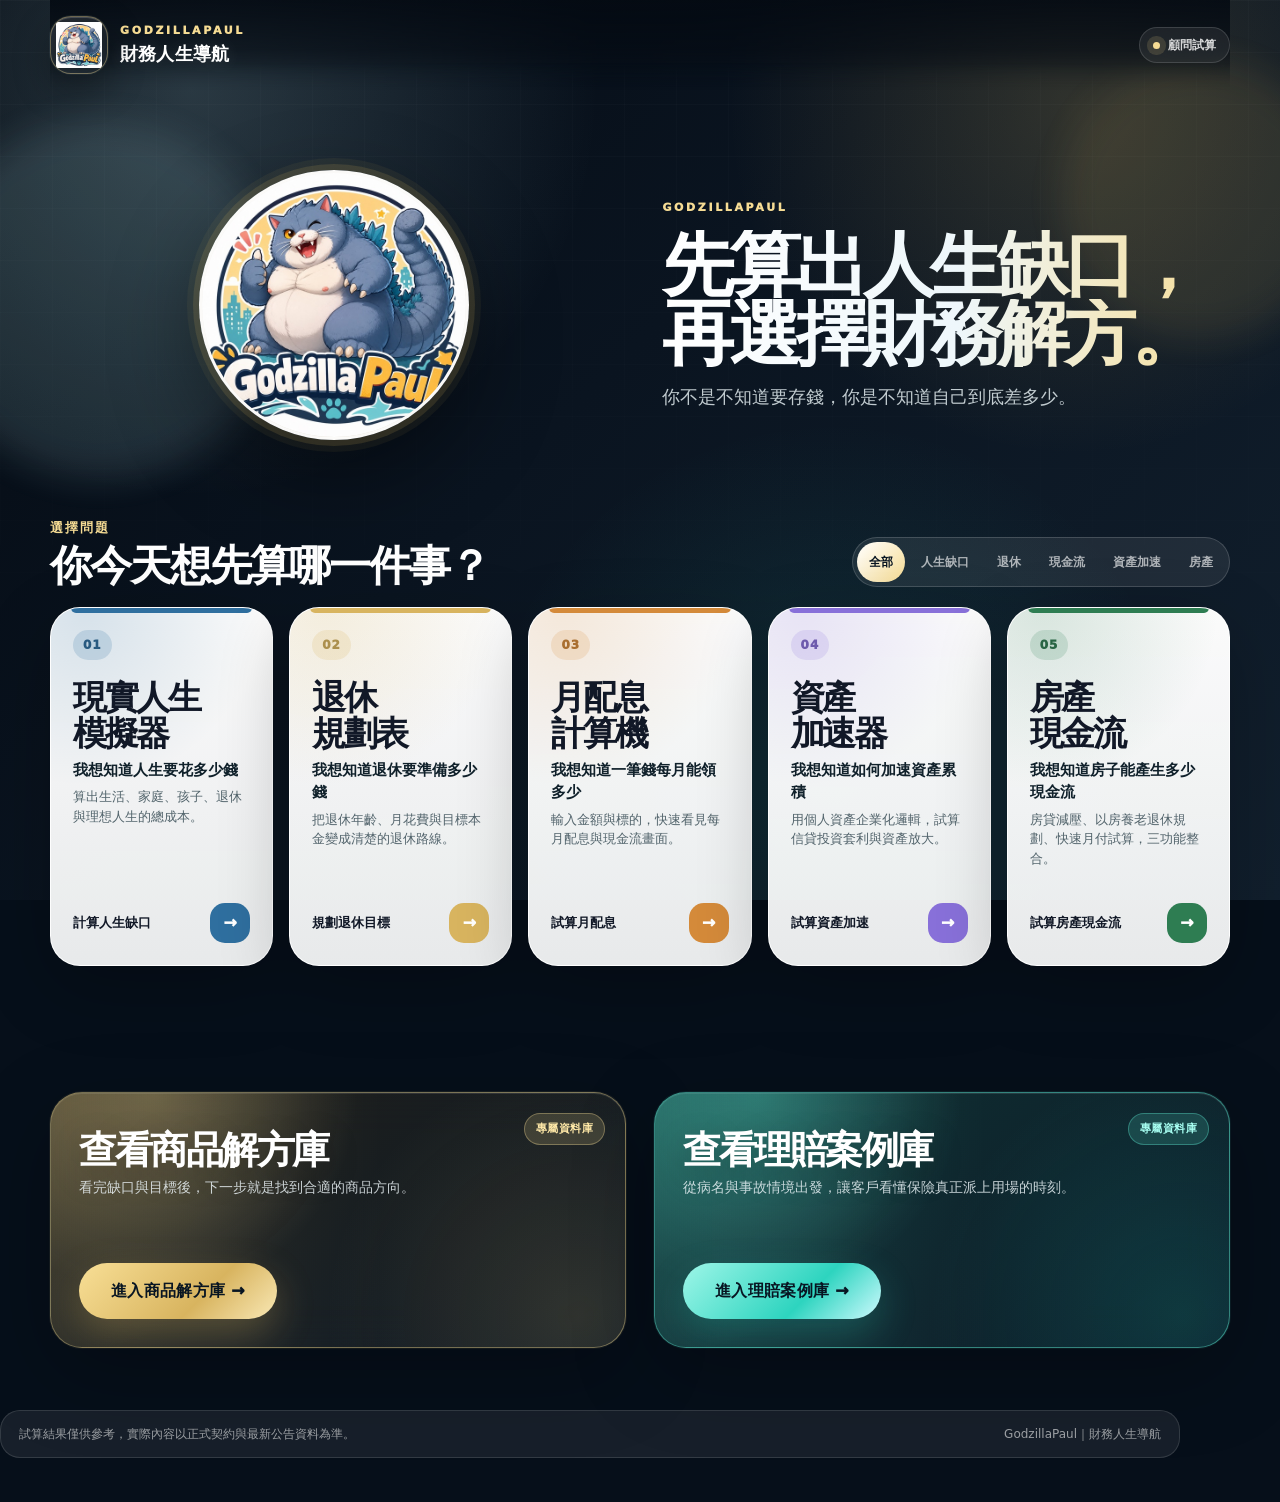
<file: index.html>
<!doctype html>
<html lang="zh-Hant">
<head>
<meta charset="utf-8" />
<meta name="viewport" content="width=device-width, initial-scale=1, maximum-scale=1, user-scalable=no, viewport-fit=cover" />
<meta name="theme-color" content="#060f1a" />
<meta name="apple-mobile-web-app-capable" content="yes" />
<meta name="apple-mobile-web-app-status-bar-style" content="black-translucent" />
<title>GodzillaPaul｜財務人生導航</title>

<!-- ── Favicon / PWA icons ── -->
<link rel="icon" type="image/x-icon" href="favicon/favicon.ico">
<link rel="icon" type="image/png" sizes="16x16" href="favicon/favicon-16x16.png">
<link rel="icon" type="image/png" sizes="32x32" href="favicon/favicon-32x32.png">
<link rel="icon" type="image/png" sizes="48x48" href="favicon/favicon-48x48.png">
<!-- Apple Touch Icons -->
<link rel="apple-touch-icon" sizes="57x57"   href="favicon/icon-57x57.png">
<link rel="apple-touch-icon" sizes="60x60"   href="favicon/icon-60x60.png">
<link rel="apple-touch-icon" sizes="72x72"   href="favicon/icon-72x72.png">
<link rel="apple-touch-icon" sizes="76x76"   href="favicon/icon-76x76.png">
<link rel="apple-touch-icon" sizes="114x114" href="favicon/icon-114x114.png">
<link rel="apple-touch-icon" sizes="120x120" href="favicon/icon-120x120.png">
<link rel="apple-touch-icon" sizes="144x144" href="favicon/icon-144x144.png">
<link rel="apple-touch-icon" sizes="152x152" href="favicon/icon-152x152.png">
<link rel="apple-touch-icon" sizes="167x167" href="favicon/icon-167x167.png">
<link rel="apple-touch-icon" sizes="180x180" href="favicon/icon-180x180.png">
<!-- Android / PWA -->
<link rel="icon" type="image/png" sizes="96x96"   href="favicon/icon-96x96.png">
<link rel="icon" type="image/png" sizes="192x192" href="favicon/icon-192x192.png">
<link rel="icon" type="image/png" sizes="256x256" href="favicon/icon-256x256.png">
<link rel="icon" type="image/png" sizes="512x512" href="favicon/icon-512x512.png">
<link rel="manifest" href="site.webmanifest">

<!-- ── Stylesheets ── -->
<link rel="stylesheet" href="css/base.css?v=7">
<link rel="stylesheet" href="css/index.css?v=7">
</head>
<body>
<div class="app">
  <div class="orb o1"></div>
  <div class="orb o2"></div>

  <!-- Topbar -->
  <header class="shell topbar" aria-label="頁首">
    <a class="brand" href="#tools" aria-label="回到工具選擇">
      <div class="brand-badge">
        <img src="favicon/icon-512x512.png" alt="GodzillaPaul Logo" width="58" height="58">
      </div>
      <div>
        <small>GODZILLAPAUL</small>
        <strong>財務人生導航</strong>
      </div>
    </a>
    <span class="pill"><span class="pulse"></span>顧問試算</span>
  </header>

  <main>
    <!-- Hero: logo LEFT circle, text RIGHT -->
    <section class="shell hero">

      <!-- Left col: circle logo -->
      <aside class="brand-stage" aria-label="GodzillaPaul 品牌視覺">
        <div class="logo-circle">
          <img src="favicon/logo-hero.jpg" alt="GodzillaPaul Logo" width="600" height="600">
        </div>
      </aside>

      <!-- Right col: copy -->
      <div class="hero-copy">
        <div class="hero-label">GODZILLAPAUL</div>
        <h1>
          <span>先算出人生缺口，</span>
          <span>再選擇財務解方。</span>
        </h1>
        <p>你不是不知道要存錢，你是不知道自己到底差多少。</p>
      </div>

    </section>

    <!-- Tools -->
    <section class="shell section" id="tools">
      <div class="section-head">
        <div>
          <div class="section-kicker">選擇問題</div>
          <h2>你今天想先算哪一件事？</h2>
        </div>
        <div class="seg" role="tablist" aria-label="工具分類">
          <button class="active" data-filter="all"      type="button">全部</button>
          <button data-filter="life"     type="button">人生缺口</button>
          <button data-filter="retire"   type="button">退休</button>
          <button data-filter="cashflow" type="button">現金流</button>
          <button data-filter="leverage" type="button">資產加速</button>
          <button data-filter="property" type="button">房產</button>
        </div>
      </div>

      <div class="grid" id="toolGrid">
        <a class="tool-card tool-life" data-type="life"
           href="https://godzillapaul.github.io/-Life-Sim/" target="_blank" rel="noopener">
          <div class="card-top"><span class="badge">01</span></div>
          <div class="tool-title">現實人生<br>模擬器</div>
          <div class="tool-question">我想知道人生要花多少錢</div>
          <div class="tool-desc">算出生活、家庭、孩子、退休與理想人生的總成本。</div>
          <div class="cta"><span class="cta-text">計算人生缺口</span><span class="arrow">→</span></div>
        </a>

        <a class="tool-card tool-retire" data-type="retire"
           href="https://godzillapaul.github.io/retirement-planning/" target="_blank" rel="noopener">
          <div class="card-top"><span class="badge">02</span></div>
          <div class="tool-title">退休<br>規劃表</div>
          <div class="tool-question">我想知道退休要準備多少錢</div>
          <div class="tool-desc">把退休年齡、月花費與目標本金變成清楚的退休路線。</div>
          <div class="cta"><span class="cta-text">規劃退休目標</span><span class="arrow">→</span></div>
        </a>

        <a class="tool-card tool-income" data-type="cashflow"
           href="https://godzillapaul.github.io/V-calculator/" target="_blank" rel="noopener">
          <div class="card-top"><span class="badge">03</span></div>
          <div class="tool-title">月配息<br>計算機</div>
          <div class="tool-question">我想知道一筆錢每月能領多少</div>
          <div class="tool-desc">輸入金額與標的，快速看見每月配息與現金流畫面。</div>
          <div class="cta"><span class="cta-text">試算月配息</span><span class="arrow">→</span></div>
        </a>

        <a class="tool-card tool-accelerate" data-type="leverage"
           href="https://godzillapaul.github.io/LEVERAGE-LIFE/" target="_blank" rel="noopener">
          <div class="card-top"><span class="badge">04</span></div>
          <div class="tool-title">資產<br>加速器</div>
          <div class="tool-question">我想知道如何加速資產累積</div>
          <div class="tool-desc">用個人資產企業化邏輯，試算信貸投資套利與資產放大。</div>
          <div class="cta"><span class="cta-text">試算資產加速</span><span class="arrow">→</span></div>
        </a>
        <a class="tool-card tool-property" data-type="property"
           href="https://godzillapaul.github.io/PROPERTY-CASHFLOW/" target="_blank" rel="noopener">
          <div class="card-top"><span class="badge">05</span></div>
          <div class="tool-title">房產<br>現金流</div>
          <div class="tool-question">我想知道房子能產生多少現金流</div>
          <div class="tool-desc">房貸減壓、以房養老退休規劃、快速月付試算，三功能整合。</div>
          <div class="cta"><span class="cta-text">試算房產現金流</span><span class="arrow">→</span></div>
        </a>
      </div>
    </section>

    <!-- Solution -->
    <section class="shell section" id="solutions">
      <div class="solution-wrap">
        <div class="solution-links" aria-label="專屬資料庫入口">
          <a class="solution-card solution-product" href="./products.html" target="_blank" rel="noopener" aria-label="查看商品解方庫">
            <h3>查看商品解方庫</h3>
            <p>看完缺口與目標後，下一步就是找到合適的商品方向。</p>
            <div class="solution-actions">
              <span class="primary-btn">進入商品解方庫 →</span>
            </div>
          </a>
          <a class="solution-card solution-claim" href="./claims.html" target="_blank" rel="noopener" aria-label="查看理賠案例庫">
            <h3>查看理賠案例庫</h3>
            <p>從病名與事故情境出發，讓客戶看懂保險真正派上用場的時刻。</p>
            <div class="solution-actions">
              <span class="primary-btn claim-btn">進入理賠案例庫 →</span>
            </div>
          </a>
        </div>

      </div>
    </section>

    <footer class="shell footer-card">
      <span>試算結果僅供參考，實際內容以正式契約與最新公告資料為準。</span>
      <span>GodzillaPaul｜財務人生導航</span>
    </footer>
  </main>
</div>

<!-- ── Scripts ── -->
<script src="js/index.js?v=7"></script>
</body>
</html>
</file>
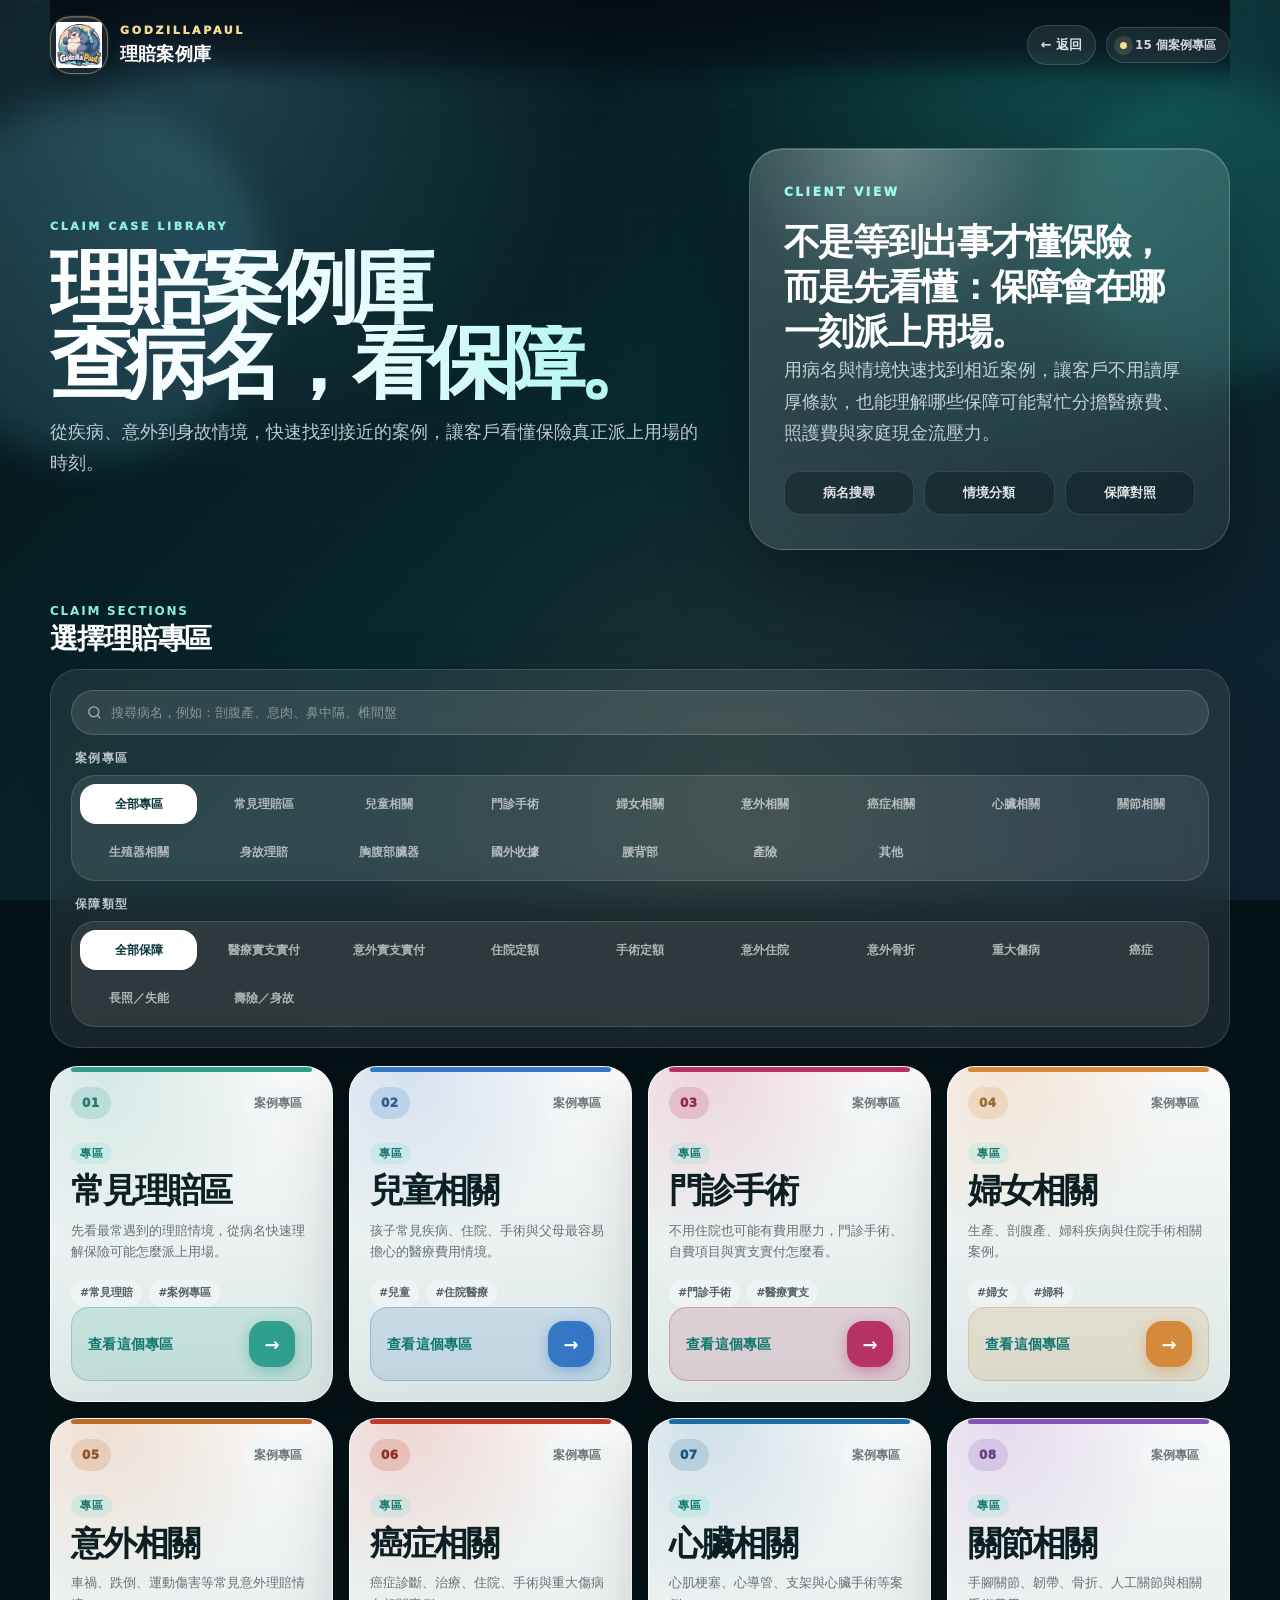
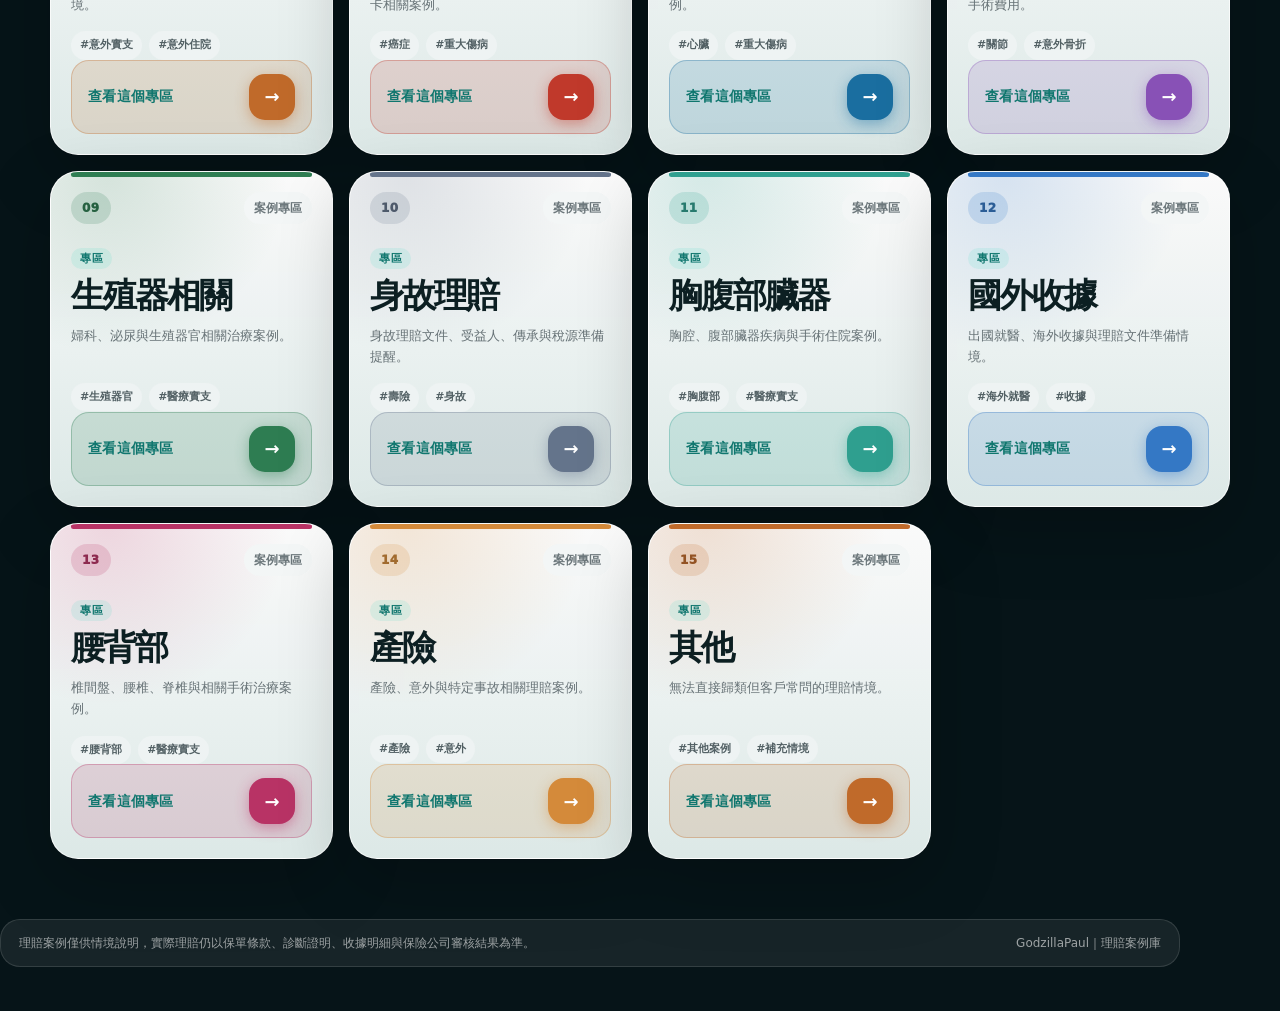
<file: claims.html>
<!doctype html>
<html lang="zh-Hant">
<head>
<meta charset="utf-8">
<meta name="viewport" content="width=device-width, initial-scale=1, maximum-scale=1, user-scalable=no, viewport-fit=cover">
<meta name="theme-color" content="#062f35">
<title>GodzillaPaul｜理賠案例庫</title>
<link rel="icon" type="image/x-icon" href="favicon/favicon.ico">
<link rel="icon" type="image/png" sizes="16x16" href="favicon/favicon-16x16.png">
<link rel="icon" type="image/png" sizes="32x32" href="favicon/favicon-32x32.png">
<link rel="icon" type="image/png" sizes="48x48" href="favicon/favicon-48x48.png">
<link rel="apple-touch-icon" sizes="180x180" href="favicon/icon-180x180.png">
<link rel="icon" type="image/png" sizes="192x192" href="favicon/icon-192x192.png">
<link rel="icon" type="image/png" sizes="512x512" href="favicon/icon-512x512.png">
<link rel="manifest" href="site.webmanifest">
<link rel="stylesheet" href="css/base.css">
<link rel="stylesheet" href="css/claims.css">
</head>
<body>
<div class="app">
  <div class="orb one"></div>
  <div class="orb two"></div>
  <header class="shell topbar" aria-label="頁首">
    <a class="brand" href="#claims" aria-label="回到理賠案例庫">
      <div class="brand-badge"><img src="favicon/icon-512x512.png" alt="GodzillaPaul Logo" width="52" height="52"></div>
      <div><small>GODZILLAPAUL</small><strong>理賠案例庫</strong></div>
    </a>
    <div class="top-actions">
      <a class="back-btn" href="./index.html" aria-label="返回主頁">← 返回</a>
      <span class="pill"><span class="pulse"></span><span id="caseCount">15 個案例專區</span></span>
    </div>
  </header>

  <main>
    <section class="shell hero">
      <div class="hero-copy">
        <div class="hero-label">CLAIM CASE LIBRARY</div>
        <h1><span>理賠案例庫</span><span>查病名，看保障。</span></h1>
        <p>從疾病、意外到身故情境，快速找到接近的案例，讓客戶看懂保險真正派上用場的時刻。</p>
      </div>
      <aside class="hero-panel compact-panel story-panel" aria-label="理賠案例庫說明">
        <div class="story-eyebrow">CLIENT VIEW</div>
        <div class="story-quote">不是等到出事才懂保險，<br>而是先看懂：保障會在哪一刻派上用場。</div>
        <p class="story-copy">用病名與情境快速找到相近案例，讓客戶不用讀厚厚條款，也能理解哪些保障可能幫忙分擔醫療費、照護費與家庭現金流壓力。</p>
        <div class="story-points" aria-label="理賠案例庫重點">
          <span>病名搜尋</span>
          <span>情境分類</span>
          <span>保障對照</span>
        </div>
      </aside>
    </section>

    <section class="shell section" id="claims">
      <div class="section-head claim-head">
        <div>
          <div class="section-kicker">CLAIM SECTIONS</div>
          <h2>選擇理賠專區</h2>
        </div>
      </div>

      <div class="filter-panel" aria-label="理賠案例篩選">
        <label class="search" aria-label="搜尋病名">
          <svg viewBox="0 0 24 24" fill="none" stroke="currentColor" stroke-width="2"><circle cx="11" cy="11" r="7"></circle><path d="m20 20-3.5-3.5"></path></svg>
          <input id="searchInput" autocomplete="off" placeholder="搜尋病名，例如：剖腹產、息肉、鼻中隔、椎間盤">
        </label>

        <div class="filter-label">案例專區</div>
        <div class="seg folder-seg" role="tablist" aria-label="案例專區分類">
          <button class="active" data-folder="all" type="button">全部專區</button>
          <button data-folder="common" type="button">常見理賠區</button>
          <button data-folder="children" type="button">兒童相關</button>
          <button data-folder="outpatient" type="button">門診手術</button>
          <button data-folder="women" type="button">婦女相關</button>
          <button data-folder="accident" type="button">意外相關</button>
          <button data-folder="cancer" type="button">癌症相關</button>
          <button data-folder="heart" type="button">心臟相關</button>
          <button data-folder="joint" type="button">關節相關</button>
          <button data-folder="reproductive" type="button">生殖器相關</button>
          <button data-folder="death" type="button">身故理賠</button>
          <button data-folder="organ" type="button">胸腹部臟器</button>
          <button data-folder="overseas" type="button">國外收據</button>
          <button data-folder="back" type="button">腰背部</button>
          <button data-folder="property" type="button">產險</button>
          <button data-folder="other" type="button">其他</button>
        </div>

        <div class="filter-label">保障類型</div>
        <div class="seg protection-seg" role="tablist" aria-label="保障分類">
          <button class="active" data-filter="all" type="button">全部保障</button>
          <button data-filter="medical" type="button">醫療實支實付</button>
          <button data-filter="accident-medical" type="button">意外實支實付</button>
          <button data-filter="hospital" type="button">住院定額</button>
          <button data-filter="surgery" type="button">手術定額</button>
          <button data-filter="accident-hospital" type="button">意外住院</button>
          <button data-filter="fracture" type="button">意外骨折</button>
          <button data-filter="major" type="button">重大傷病</button>
          <button data-filter="cancer" type="button">癌症</button>
          <button data-filter="ltc" type="button">長照／失能</button>
          <button data-filter="life" type="button">壽險／身故</button>
        </div>
      </div>

      <div class="claim-grid" id="claimGrid" aria-live="polite"></div>
      <div class="empty" id="emptyState">找不到符合條件的案例。換個病名、專區或保障分類試試看。</div>
    </section>

    <footer class="shell footer-card">
      <span>理賠案例僅供情境說明，實際理賠仍以保單條款、診斷證明、收據明細與保險公司審核結果為準。</span>
      <span>GodzillaPaul｜理賠案例庫</span>
    </footer>
  </main>
</div>
<script src="js/claims.js"></script>
</body>
</html>
</file>
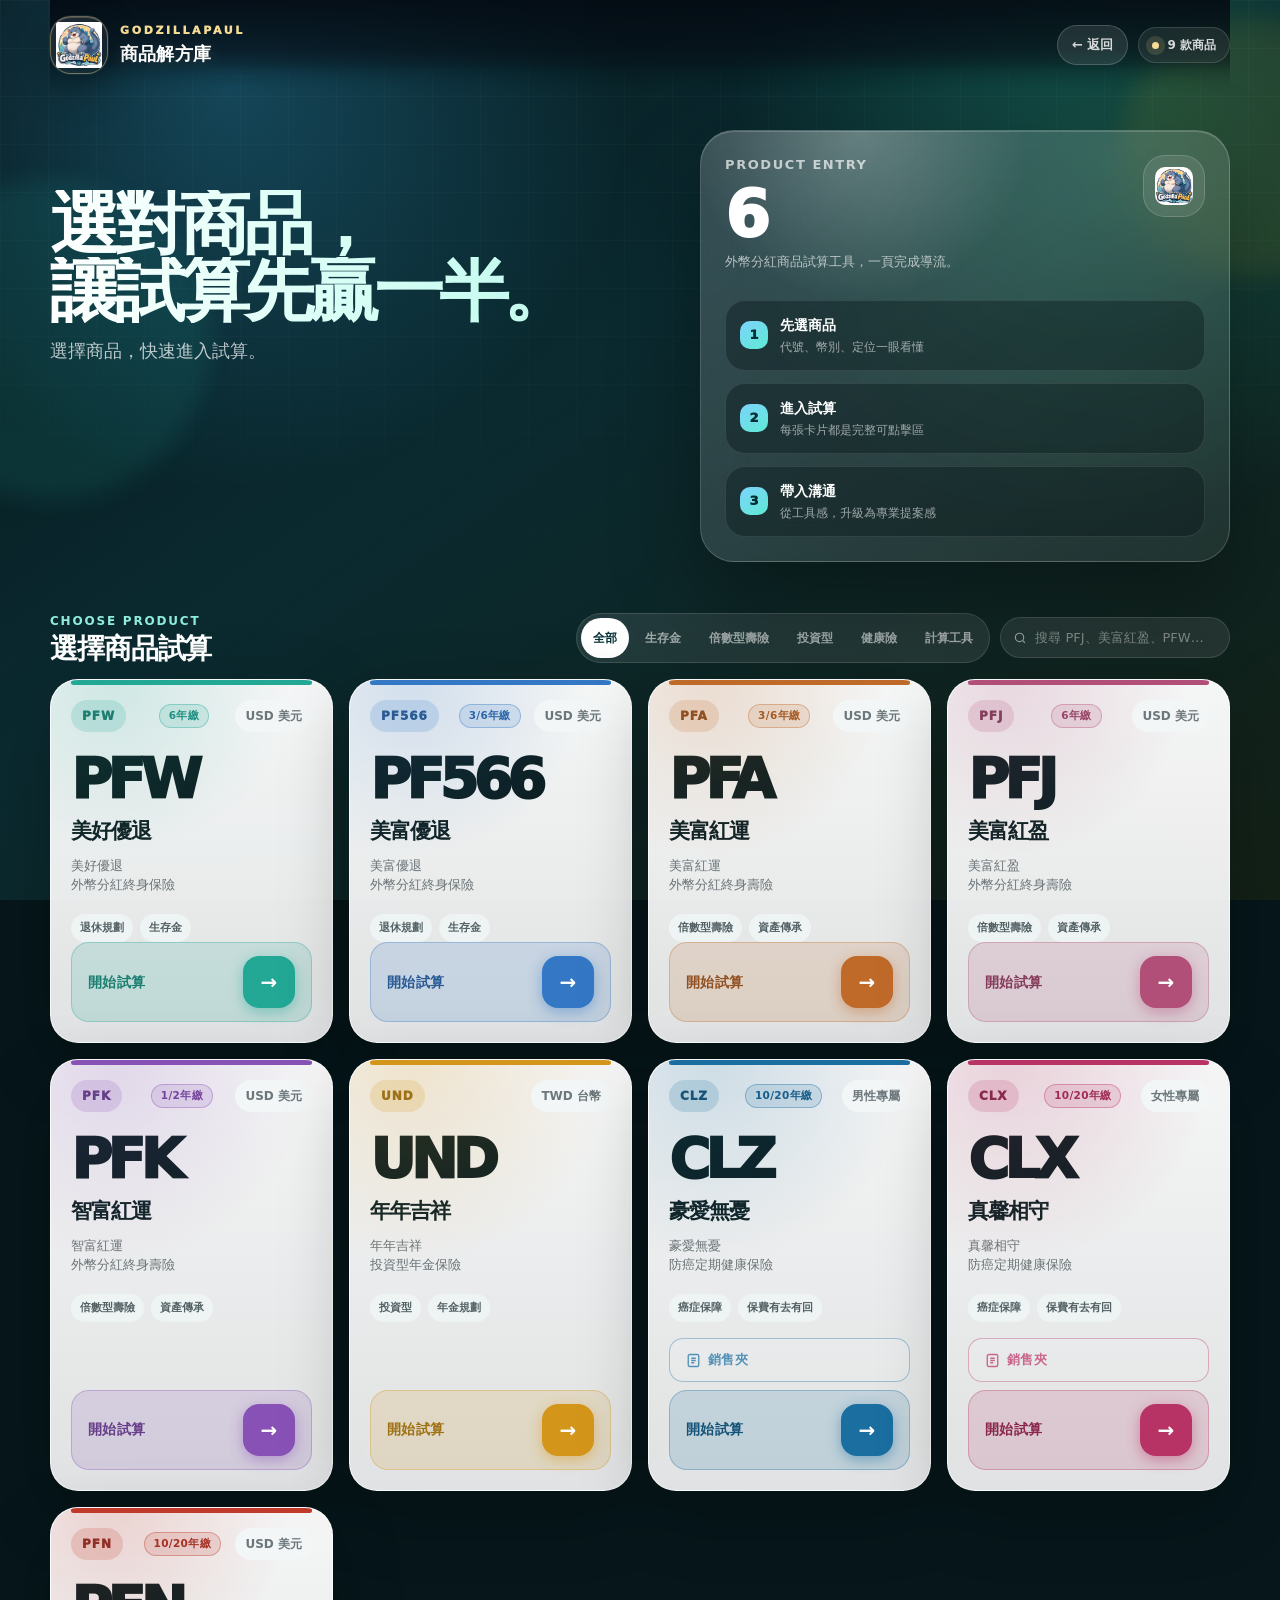
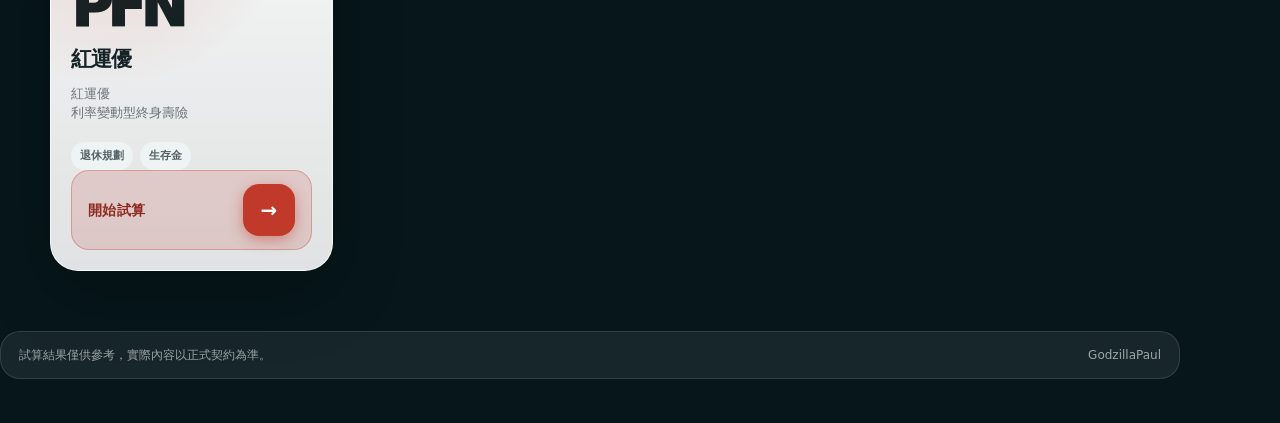
<file: products.html>
<!doctype html>
<html lang="zh-Hant">
<head>
<meta charset="utf-8">
<meta name="viewport" content="width=device-width, initial-scale=1, maximum-scale=1, user-scalable=no, viewport-fit=cover">
<meta name="theme-color" content="#062f35">
<title>GodzillaPaul｜外幣商品試算入口</title>

<!-- ── Favicon / PWA icons ── -->
<link rel="icon" type="image/x-icon" href="favicon/favicon.ico">
<link rel="icon" type="image/png" sizes="16x16" href="favicon/favicon-16x16.png">
<link rel="icon" type="image/png" sizes="32x32" href="favicon/favicon-32x32.png">
<link rel="icon" type="image/png" sizes="48x48" href="favicon/favicon-48x48.png">
<!-- Apple Touch Icons -->
<link rel="apple-touch-icon" sizes="57x57"   href="favicon/icon-57x57.png">
<link rel="apple-touch-icon" sizes="60x60"   href="favicon/icon-60x60.png">
<link rel="apple-touch-icon" sizes="72x72"   href="favicon/icon-72x72.png">
<link rel="apple-touch-icon" sizes="76x76"   href="favicon/icon-76x76.png">
<link rel="apple-touch-icon" sizes="114x114" href="favicon/icon-114x114.png">
<link rel="apple-touch-icon" sizes="120x120" href="favicon/icon-120x120.png">
<link rel="apple-touch-icon" sizes="144x144" href="favicon/icon-144x144.png">
<link rel="apple-touch-icon" sizes="152x152" href="favicon/icon-152x152.png">
<link rel="apple-touch-icon" sizes="167x167" href="favicon/icon-167x167.png">
<link rel="apple-touch-icon" sizes="180x180" href="favicon/icon-180x180.png">
<!-- Android / PWA -->
<link rel="icon" type="image/png" sizes="96x96"   href="favicon/icon-96x96.png">
<link rel="icon" type="image/png" sizes="192x192" href="favicon/icon-192x192.png">
<link rel="icon" type="image/png" sizes="256x256" href="favicon/icon-256x256.png">
<link rel="icon" type="image/png" sizes="512x512" href="favicon/icon-512x512.png">
<link rel="manifest" href="site.webmanifest">

<!-- ── Stylesheets ── -->
<link rel="stylesheet" href="css/base.css">
<link rel="stylesheet" href="css/products.css">
</head>
<body>
<div class="app">
  <div class="orb one"></div>
  <div class="orb two"></div>

  <header class="shell topbar" aria-label="頁首">
    <a class="brand" href="#products" aria-label="回到商品選擇">
      <div class="brand-badge">
        <img src="favicon/icon-512x512.png" alt="GodzillaPaul Logo" width="52" height="52">
      </div>
      <div>
        <small>GODZILLAPAUL</small>
        <strong>商品解方庫</strong>
      </div>
    </a>
    <div class="top-actions" style="display:flex;align-items:center;gap:10px">
      <a class="back-btn" href="./index.html" aria-label="返回主頁">← 返回</a>
      <span class="pill"><span class="pulse"></span>9 款商品</span>
    </div>
  </header>

  <main>
    <section class="shell hero">
      <div class="hero-copy">
        <h1>
          <span>選對商品，</span>
          <span>讓試算先贏一半。</span>
        </h1>
        <p>選擇商品，快速進入試算。</p>
      </div>

      <aside class="hero-panel" aria-label="使用流程">
        <div class="panel-head">
          <div>
            <div class="panel-title">PRODUCT ENTRY</div>
            <div class="panel-number">6</div>
            <div class="panel-note">外幣分紅商品試算工具，一頁完成導流。</div>
          </div>
          <div class="mini-logo" style="background:rgba(255,255,255,.10);border:1px solid rgba(255,255,255,.16)">
            <img src="favicon/icon-512x512.png" alt="GP" style="width:38px;height:38px;object-fit:contain;border-radius:10px;display:block">
          </div>
        </div>
        <div class="flow">
          <div class="flow-step">
            <div class="step-no">1</div>
            <div class="step-text"><strong>先選商品</strong><span>代號、幣別、定位一眼看懂</span></div>
          </div>
          <div class="flow-step">
            <div class="step-no">2</div>
            <div class="step-text"><strong>進入試算</strong><span>每張卡片都是完整可點擊區</span></div>
          </div>
          <div class="flow-step">
            <div class="step-no">3</div>
            <div class="step-text"><strong>帶入溝通</strong><span>從工具感，升級為專業提案感</span></div>
          </div>
        </div>
      </aside>
    </section>

    <section class="shell section" id="products">
      <div class="section-head">
        <div>
          <div class="section-kicker">Choose Product</div>
          <h2>選擇商品試算</h2>
        </div>
        <div class="tools">
          <div class="seg" role="tablist" aria-label="商品分類">
            <button class="active" data-filter="all"      type="button">全部</button>
            <button data-filter="survival" type="button">生存金</button>
            <button data-filter="multiple" type="button">倍數型壽險</button>
            <button data-filter="investment" type="button">投資型</button>
            <button data-filter="health" type="button">健康險</button>
            <button data-filter="tool" type="button">計算工具</button>
          </div>
          <label class="search" aria-label="搜尋商品">
            <svg viewBox="0 0 24 24" fill="none" stroke="currentColor" stroke-width="2">
              <circle cx="11" cy="11" r="7"></circle>
              <path d="m20 20-3.5-3.5"></path>
            </svg>
            <input id="searchInput" autocomplete="off" placeholder="搜尋 PFJ、美富紅盈、PFW…">
          </label>
        </div>
      </div>

      <div class="grid" id="productGrid">
        <a class="card card-pfw" data-type="survival"
           data-keywords="PFW 美好優退 美好優退 外幣分紅終身保險 美元"
           href="https://godzillapaul.github.io/PFWX/" target="_blank" rel="noopener">
          <div class="card-top"><span class="badge">PFW</span><span class="period-chip-inline">6年繳</span><span class="currency">USD 美元</span></div>
          <div class="product-code">PFW</div>
          <div class="product-name">美好優退</div>
          <div class="product-full">美好優退<br>外幣分紅終身保險</div>
          <div class="tags"><span class="tag">退休規劃</span><span class="tag">生存金</span></div>
          <div class="cta"><span class="cta-text">開始試算</span><span class="arrow">→</span></div>
        </a>

        <a class="card card-pf566" data-type="survival"
           data-keywords="PF566 美富優退 美富優退 外幣分紅終身保險 美元"
           href="https://godzillapaul.github.io/PF566/" target="_blank" rel="noopener">
          <div class="card-top"><span class="badge">PF566</span><span class="period-chip-inline">3/6年繳</span><span class="currency">USD 美元</span></div>
          <div class="product-code">PF566</div>
          <div class="product-name">美富優退</div>
          <div class="product-full">美富優退<br>外幣分紅終身保險</div>
          <div class="tags"><span class="tag">退休規劃</span><span class="tag">生存金</span></div>
          <div class="cta"><span class="cta-text">開始試算</span><span class="arrow">→</span></div>
        </a>

        <a class="card card-pfa" data-type="multiple"
           data-keywords="PFA 美富紅運 美富紅運 外幣分紅終身壽險 美元"
           href="https://godzillapaul.github.io/PFA3-6/" target="_blank" rel="noopener">
          <div class="card-top"><span class="badge">PFA</span><span class="period-chip-inline">3/6年繳</span><span class="currency">USD 美元</span></div>
          <div class="product-code">PFA</div>
          <div class="product-name">美富紅運</div>
          <div class="product-full">美富紅運<br>外幣分紅終身壽險</div>
          <div class="tags"><span class="tag">倍數型壽險</span><span class="tag">資產傳承</span></div>
          <div class="cta"><span class="cta-text">開始試算</span><span class="arrow">→</span></div>
        </a>

        <a class="card card-pfj" data-type="multiple"
           data-keywords="PFJ 美富紅盈 美富紅盈 外幣分紅終身壽險 美元 6年繳"
           href="https://godzillapaul.github.io/PFJ/" target="_blank" rel="noopener">
          <div class="card-top"><span class="badge">PFJ</span><span class="period-chip-inline">6年繳</span><span class="currency">USD 美元</span></div>
          <div class="product-code">PFJ</div>
          <div class="product-name">美富紅盈</div>
          <div class="product-full">美富紅盈<br>外幣分紅終身壽險</div>
          <div class="tags"><span class="tag">倍數型壽險</span><span class="tag">資產傳承</span></div>
          <div class="cta"><span class="cta-text">開始試算</span><span class="arrow">→</span></div>
        </a>

        <a class="card card-pfk" data-type="multiple"
           data-keywords="PFK 智富紅運 智富紅運 外幣分紅終身壽險 美元"
           href="https://godzillapaul.github.io/PFK1-2.index/" target="_blank" rel="noopener">
          <div class="card-top"><span class="badge">PFK</span><span class="period-chip-inline">1/2年繳</span><span class="currency">USD 美元</span></div>
          <div class="product-code">PFK</div>
          <div class="product-name">智富紅運</div>
          <div class="product-full">智富紅運<br>外幣分紅終身壽險</div>
          <div class="tags"><span class="tag">倍數型壽險</span><span class="tag">資產傳承</span></div>
          <div class="cta"><span class="cta-text">開始試算</span><span class="arrow">→</span></div>
        </a>
        <a class="card card-und" data-type="investment"
           data-keywords="UND 年年吉祥 投資型 投資型年金 台幣"
           href="https://godzillapaul.github.io/UND/" target="_blank" rel="noopener">
          <div class="card-top"><span class="badge">UND</span><span class="currency">TWD 台幣</span></div>
          <div class="product-code">UND</div>
          <div class="product-name">年年吉祥</div>
          <div class="product-full">年年吉祥<br>投資型年金保險</div>
          <div class="tags"><span class="tag">投資型</span><span class="tag">年金規劃</span></div>
          <div class="cta"><span class="cta-text">開始試算</span><span class="arrow">→</span></div>
        </a>
        <div class="card card-clz" data-type="health"
           data-keywords="CLZ 豪愛無憂 男性 防癌 癌症險 癌症 定期健康保險 台幣">
          <div class="card-top"><span class="badge">CLZ</span><span class="period-chip-inline">10/20年繳</span><span class="currency">男性專屬</span></div>
          <div class="product-code">CLZ</div>
          <div class="product-name">豪愛無憂</div>
          <div class="product-full">豪愛無憂<br>防癌定期健康保險</div>
          <div class="tags"><span class="tag">癌症保障</span><span class="tag">保費有去有回</span></div>
          <div class="card-dual-actions">
            <a class="pitch-btn" href="https://godzillapaul.github.io/CLZ/" target="_blank" rel="noopener">
              <svg viewBox="0 0 20 20" fill="none" stroke="currentColor" stroke-width="1.8" width="15" height="15"><rect x="3" y="2" width="14" height="16" rx="2"/><path d="M7 7h6M7 10h6M7 13h4"/></svg>
              銷售夾
            </a>
            <a class="cta" href="https://godzillapaul.github.io/CLZ/" target="_blank" rel="noopener">
              <span class="cta-text">開始試算</span><span class="arrow">→</span>
            </a>
          </div>
        </div>

        <div class="card card-clx" data-type="health"
           data-keywords="CLX 真馨相守 女性 防癌 癌症險 癌症 定期健康保險 台幣">
          <div class="card-top"><span class="badge">CLX</span><span class="period-chip-inline">10/20年繳</span><span class="currency">女性專屬</span></div>
          <div class="product-code">CLX</div>
          <div class="product-name">真馨相守</div>
          <div class="product-full">真馨相守<br>防癌定期健康保險</div>
          <div class="tags"><span class="tag">癌症保障</span><span class="tag">保費有去有回</span></div>
          <div class="card-dual-actions">
            <a class="pitch-btn" href="https://godzillapaul.github.io/CLX/" target="_blank" rel="noopener">
              <svg viewBox="0 0 20 20" fill="none" stroke="currentColor" stroke-width="1.8" width="15" height="15"><rect x="3" y="2" width="14" height="16" rx="2"/><path d="M7 7h6M7 10h6M7 13h4"/></svg>
              銷售夾
            </a>
            <a class="cta" href="https://godzillapaul.github.io/CLX/" target="_blank" rel="noopener">
              <span class="cta-text">開始試算</span><span class="arrow">→</span>
            </a>
          </div>
        </div>

        <a class="card card-pfn" data-type="survival"
           data-keywords="PFN 紅運優 生存金 退休規劃 美元 儲蓄 分紅 利變" href="https://godzillapaul.github.io/PFN10-20/" target="_blank" rel="noopener">
          <div class="card-top"><span class="badge">PFN</span><span class="period-chip-inline">10/20年繳</span><span class="currency">USD 美元</span></div>
          <div class="product-code">PFN</div>
          <div class="product-name">紅運優</div>
          <div class="product-full">紅運優<br>利率變動型終身壽險</div>
          <div class="tags"><span class="tag">退休規劃</span><span class="tag">生存金</span></div>
          <div class="cta">
            <span class="cta-text">開始試算</span><span class="arrow">→</span>
          </div>
        </a>
      </div>

      <div class="empty" id="emptyState">找不到符合的商品。換個關鍵字試試，別讓搜尋框比客戶還難搞。</div>
    </section>

    <footer class="shell footer-card">
      <span>試算結果僅供參考，實際內容以正式契約為準。</span>
      <span>GodzillaPaul</span>
    </footer>
  </main>
</div>

<!-- ── Scripts ── -->
<script src="js/products.js"></script>
</body>
</html>
</file>
<file: css/base.css>
/* ═══════════════════════════════════════════
   base.css — GodzillaPaul Portal 共用樣式
   ═══════════════════════════════════════════ */

/* ── Reset & base ── */
*, *::before, *::after {
  box-sizing: border-box;
  -webkit-tap-highlight-color: transparent;
  margin: 0;
  padding: 0;
}
html {
  overflow-x: hidden;
  max-width: 100vw;
  scroll-behavior: smooth;
  -webkit-text-size-adjust: 100%;
}
body {
  min-height: 100vh;
  overflow-x: hidden;
  max-width: 100vw;
  touch-action: pan-y;
  color: #fff;
  font-family: "蘭亭黑-繁", "Lantinghei TC", "PingFang TC", "Noto Sans TC",
    "Microsoft JhengHei", system-ui, -apple-system, BlinkMacSystemFont,
    "Segoe UI", sans-serif;
  line-height: 1.5;
}
a { color: inherit; text-decoration: none; }
button, input { font: inherit; }

/* ── Design tokens ── */
:root {
  --gold:  #d8b45f;
  --gold2: #f6dc94;
  --ice:   #b9e7f2;
  --teal:  #2ed3c2;
  --high:  #ffffff;
  --soft-text: rgba(255, 255, 255, .82);
  --low-text:  rgba(230, 241, 246, .68);
  --line:  rgba(255, 255, 255, .12);
  --line2: rgba(255, 255, 255, .20);
  --shadow: 0 28px 80px rgba(0, 0, 0, .36);
  --r: clamp(20px, 4vw, 30px);
}

/* ── Shell (content width) ── */
.shell {
  width: min(1180px, calc(100% - clamp(20px, 4vw, 40px)));
  margin: 0 auto;
}

/* ── Topbar ── */
.topbar {
  position: sticky;
  top: 0;
  z-index: 20;
  display: flex;
  align-items: center;
  justify-content: space-between;
  gap: 14px;
  padding: clamp(10px, 2vw, 16px) 0;
}
.topbar::before {
  content: "";
  position: absolute;
  inset: 0;
  background: linear-gradient(
    180deg,
    rgba(4, 10, 18, .88) 0%,
    rgba(4, 10, 18, .62) 55%,
    transparent 100%
  );
  backdrop-filter: blur(14px);
  -webkit-backdrop-filter: blur(14px);
  mask-image: linear-gradient(180deg, #000 0%, #000 70%, transparent 100%);
  z-index: -1;
  pointer-events: none;
}

/* ── Brand badge (logo pill) ── */
.brand { display: flex; align-items: center; gap: 12px; }
.brand-badge {
  position: relative;
  width: clamp(44px, 6vw, 58px);
  height: clamp(44px, 6vw, 58px);
  border-radius: clamp(14px, 3vw, 21px);
  padding: 5px;
  flex-shrink: 0;
  background: linear-gradient(145deg, rgba(255,255,255,.12), rgba(255,255,255,.035));
  border: 1px solid rgba(246, 220, 148, .38);
  box-shadow: 0 14px 38px rgba(0,0,0,.32),
              inset 0 1px 0 rgba(255,255,255,.18),
              0 0 0 1px rgba(185,231,242,.08);
  backdrop-filter: blur(14px);
  overflow: hidden;
}
.brand-badge::before {
  content: "";
  position: absolute;
  inset: 6px;
  border-radius: 14px;
  background: rgba(255, 255, 255, .96);
  z-index: 0;
  box-shadow: inset 0 0 0 1px rgba(8, 21, 34, .08);
}
.brand-badge::after {
  content: "";
  position: absolute;
  top: -70%; left: -120%;
  width: 72%; height: 240%;
  background: linear-gradient(90deg, transparent, rgba(255,255,255,.45), transparent);
  transform: rotate(24deg);
  transition: left .75s ease;
  z-index: 2;
  pointer-events: none;
}
.brand:hover .brand-badge::after { left: 135%; }
.brand-badge img {
  position: relative;
  z-index: 1;
  width: 100%; height: 100%;
  object-fit: contain;
  display: block;
  filter: drop-shadow(0 2px 4px rgba(0,0,0,.16));
}
.brand small {
  display: block;
  color: var(--gold2);
  font-size: clamp(9px, 1.4vw, 11px);
  letter-spacing: .24em;
  text-transform: uppercase;
  font-weight: 950;
}
.brand strong {
  display: block;
  margin-top: 1px;
  color: #fff;
  font-size: clamp(14px, 2.2vw, 18px);
  font-weight: 950;
  letter-spacing: .01em;
  text-shadow: 0 1px 18px rgba(255,255,255,.12);
}

/* ── Pill tag ── */
.pill {
  display: inline-flex;
  align-items: center;
  gap: 8px;
  padding: 8px 13px;
  border-radius: 999px;
  border: 1px solid rgba(255, 255, 255, .14);
  background: rgba(255, 255, 255, .07);
  color: rgba(255, 255, 255, .82);
  font-size: 12px;
  font-weight: 850;
  backdrop-filter: blur(18px);
}
.pulse {
  width: 7px; height: 7px;
  border-radius: 999px;
  background: var(--gold2);
  box-shadow: 0 0 0 6px rgba(243, 217, 143, .14);
  flex-shrink: 0;
}

/* ── Section skeleton ── */
.section { padding: clamp(16px, 3vw, 26px) 0 clamp(40px, 6vw, 62px); }
.section-head {
  display: flex;
  align-items: flex-end;
  justify-content: space-between;
  gap: 16px;
  margin-bottom: clamp(14px, 2.5vw, 20px);
}
.section-kicker {
  color: var(--gold2);
  font-size: 13px;
  font-weight: 950;
  letter-spacing: .16em;
  text-transform: uppercase;
}
.section h2 {
  margin-top: 6px;
  color: #fff;
  font-size: clamp(28px, 4.5vw, 42px);
  line-height: 1.04;
  letter-spacing: -.05em;
}

/* ── Filter tabs ── */
.seg {
  display: flex;
  gap: 4px;
  padding: 4px;
  border-radius: 999px;
  background: rgba(255, 255, 255, .08);
  border: 1px solid rgba(255, 255, 255, .16);
  overflow: auto;
  min-height: 48px;
}
.seg button {
  border: 0;
  border-radius: 999px;
  background: transparent;
  color: rgba(255, 255, 255, .64);
  font-size: 12px;
  font-weight: 900;
  padding: 8px 12px;
  white-space: nowrap;
  cursor: pointer;
  min-height: 40px;
}
.seg button.active {
  background: linear-gradient(135deg, #fff, #f6dc94);
  color: #081522;
}

/* ── Footer card ── */
.footer-card {
  margin: 0 0 clamp(28px, 5vw, 44px);
  padding: 14px 18px;
  border-radius: 20px;
  background: rgba(255, 255, 255, .07);
  border: 1px solid rgba(255, 255, 255, .12);
  color: rgba(255, 255, 255, .58);
  font-size: 12px;
  display: flex;
  align-items: center;
  justify-content: space-between;
  gap: 12px;
}

/* ── Reduced motion ── */
@media (prefers-reduced-motion: reduce) {
  .orb { animation: none; }
  .brand-badge::after,
  .logo-circle img,
  .tool-card,
  .arrow { transition: none; }
}
</file>
<file: css/index.css>
/* ═══════════════════════════════════════════
   index.css — GodzillaPaul 首頁專用樣式
   ═══════════════════════════════════════════ */

/* ── Design tokens for index ── */
:root {
  --bg:    #060f1a;
  --bg2:   #0b1623;
  --panel: #111f2d;
  --panel2:#172838;
}
body { background: var(--bg); }

/* ── App background ── */
.app { position: relative; min-height: 100vh; isolation: isolate; }
.app::before {
  content: "";
  position: fixed; inset: 0; z-index: -4;
  background:
    radial-gradient(circle at 15% 10%, rgba(185,231,242,.20), transparent 30%),
    radial-gradient(circle at 84% 12%, rgba(216,180,95,.18),  transparent 26%),
    radial-gradient(circle at 65% 86%, rgba(46,211,194,.12),  transparent 31%),
    linear-gradient(135deg, #040a12 0%, #0a1420 45%, #111f2d 100%);
}
.app::after {
  content: "";
  position: fixed; inset: 0; z-index: -3;
  background-image:
    linear-gradient(rgba(255,255,255,.032) 1px, transparent 1px),
    linear-gradient(90deg, rgba(255,255,255,.026) 1px, transparent 1px);
  background-size: 52px 52px;
  mask-image: linear-gradient(to bottom, rgba(0,0,0,.72), transparent 86%);
}

/* ── Orbs ── */
.orb {
  position: fixed;
  border-radius: 999px;
  filter: blur(18px);
  z-index: -2;
  pointer-events: none;
  animation: orbBreath 8s ease-in-out infinite alternate;
  opacity: .88;
}
.orb.o1 {
  width: min(360px, 50vw); height: min(360px, 50vw);
  left: -80px; top: 120px;
  background: rgba(185, 231, 242, .14);
}
.orb.o2 {
  width: min(280px, 44vw); height: min(280px, 44vw);
  right: -60px; top: 60px;
  background: rgba(216, 180, 95, .13);
  animation-delay: -2.4s;
}
@keyframes orbBreath {
  from { transform: scale(.96); opacity: .50; }
  to   { transform: scale(1.06); opacity: .82; }
}

/* ── Hero ── */
.hero {
  display: grid;
  grid-template-columns: minmax(0, 1fr) minmax(0, 1fr);
  gap: clamp(20px, 3.5vw, 48px);
  align-items: center;
  padding: clamp(10px, 2.4vw, 26px) 0 clamp(6px, 1.6vw, 16px);
  min-height: clamp(310px, 38vw, 420px);
}
.hero-label {
  color: var(--gold2);
  font-size: 11px;
  font-weight: 950;
  letter-spacing: .24em;
  text-transform: uppercase;
  margin-bottom: 14px;
}
.hero h1 {
  font-size: clamp(34px, 6.5vw, 72px);
  line-height: .95;
  letter-spacing: -.07em;
  font-weight: 1000;
  margin: 0 0 clamp(10px, 2vw, 16px);
}
.hero h1 span {
  display: block;
  background: linear-gradient(90deg, #ffffff 0%, #eef7fb 52%, #f6dc94 100%);
  -webkit-background-clip: text;
  background-clip: text;
  color: transparent;
}
.hero p {
  margin: 0;
  color: rgba(238, 247, 250, .80);
  font-size: clamp(14px, 1.8vw, 18px);
}

/* ── Brand stage (left column, circle logo) ── */
.brand-stage {
  display: flex;
  align-items: center;
  justify-content: center;
}
.logo-circle {
  position: relative;
  width: min(270px, 86%);
  aspect-ratio: 1 / 1;
  border-radius: 50%;
  background: radial-gradient(circle at 46% 38%, #FAF8F4, #F2EFE9 60%, #E8E4DD 100%);
  border: 3px solid rgba(255, 255, 255, .72);
  box-shadow:
    0 0 0 6px rgba(216,180,95,.14),
    0 0 0 12px rgba(216,180,95,.06),
    0 32px 90px rgba(0,0,0,.44),
    inset 0 2px 4px rgba(255,255,255,.90),
    inset 0 -4px 12px rgba(180,160,120,.12);
  display: grid;
  place-items: center;
  overflow: hidden;
  transition: box-shadow .4s ease, transform .4s ease;
}
.logo-circle::before {
  content: "";
  position: absolute; inset: 0;
  background: radial-gradient(circle at 50% 0%, rgba(255,255,255,.55), transparent 50%);
  pointer-events: none;
}
.logo-circle::after {
  content: "";
  position: absolute;
  bottom: -4%; left: 10%; right: 10%; height: 36%;
  background: radial-gradient(ellipse at 50% 100%, rgba(180,155,100,.18), transparent 68%);
  pointer-events: none;
}
.logo-circle img {
  position: relative; z-index: 1;
  width: 100%; height: 100%;
  display: block;
  object-fit: cover;
  transition: transform .46s cubic-bezier(.34, 1.56, .64, 1);
}
.brand-stage:hover .logo-circle {
  box-shadow:
    0 0 0 8px rgba(216,180,95,.20),
    0 0 0 16px rgba(216,180,95,.08),
    0 40px 110px rgba(0,0,0,.50),
    inset 0 2px 4px rgba(255,255,255,.90),
    inset 0 -4px 12px rgba(180,160,120,.14);
  transform: translateY(-3px);
}
.brand-stage:hover .logo-circle img {
  transform: scale(1.04) translateY(-4px);
}

/* Bring the first decision area closer to the hero */
#tools {
  padding-top: clamp(0px, 1vw, 8px);
}

/* ── Tool cards grid ── */
.grid {
  display: grid;
  grid-template-columns: repeat(5, 1fr);
  gap: clamp(10px, 2vw, 16px);
}
.tool-card {
  --c: #2f6f9f;
  --soft: rgba(47, 111, 159, .13);
  position: relative;
  min-height: clamp(280px, 28vw, 360px);
  display: flex;
  flex-direction: column;
  padding: clamp(16px, 2.5vw, 22px);
  border-radius: clamp(20px, 3vw, 30px);
  background: linear-gradient(180deg, rgba(255,255,255,.985), rgba(246,248,248,.94));
  color: #111827;
  box-shadow: 0 22px 70px rgba(0,0,0,.24);
  border: 1px solid rgba(255,255,255,.92);
  overflow: hidden;
  transition: transform .24s ease, box-shadow .24s ease;
}
.tool-card::before {
  content: "";
  position: absolute; inset: 0;
  background: radial-gradient(circle at 15% 0%, var(--soft), transparent 44%);
  pointer-events: none;
}
.tool-card::after {
  content: "";
  position: absolute;
  left: 20px; right: 20px; top: 0;
  height: 5px;
  border-radius: 0 0 99px 99px;
  background: var(--c);
}
.tool-card:hover { transform: translateY(-6px); box-shadow: 0 34px 88px rgba(0,0,0,.30); }
.tool-card:active { transform: translateY(-2px) scale(.994); }

/* Card color variants */
.tool-life     { --c: #2f6f9f; --soft: rgba(47,111,159,.18); }
.tool-retire   { --c: #d8b45f; --soft: rgba(216,180,95,.19); }
.tool-income   { --c: #d48a3a; --soft: rgba(212,138,58,.17); }
.tool-accelerate{ --c: #8870d9; --soft: rgba(136,112,217,.17); }
.tool-property  { --c: #2e7d52; --soft: rgba(46,125,82,.17); }
.tool-claims    { --c: #2dd4bf; --soft: rgba(45,212,191,.17); }

/* Card internals */
.card-top {
  position: relative;
  display: flex;
  justify-content: space-between;
  align-items: center;
  gap: 8px;
}
.badge {
  display: inline-flex;
  padding: 6px 10px;
  border-radius: 999px;
  background: var(--soft);
  color: color-mix(in srgb, var(--c) 78%, #111);
  font-weight: 1000;
  font-size: 12px;
  letter-spacing: .08em;
}
.tool-title {
  position: relative;
  margin-top: clamp(14px, 2.5vw, 20px);
  font-size: clamp(22px, 3.5vw, 34px);
  line-height: 1.04;
  font-weight: 1000;
  letter-spacing: -.07em;
}
.tool-question {
  position: relative;
  margin-top: 8px;
  font-size: clamp(13px, 1.6vw, 15px);
  font-weight: 950;
  color: #10212b;
}
.tool-desc {
  position: relative;
  margin-top: 6px;
  color: #52646c;
  font-size: clamp(12px, 1.4vw, 13px);
  min-height: 52px;
}
.cta {
  position: relative;
  margin-top: auto;
  display: flex;
  align-items: center;
  justify-content: space-between;
  gap: 10px;
  padding-top: 16px;
}
.cta-text { font-size: 13px; font-weight: 1000; }
.arrow {
  width: 40px; height: 40px;
  border-radius: 15px;
  display: grid;
  place-items: center;
  background: var(--c);
  color: #fff;
  font-weight: 1000;
  transition: .22s ease;
  flex-shrink: 0;
}
.tool-card:hover .arrow { transform: translateX(4px); }
.hidden { display: none !important; }

/* ── Solution + map ── */
.solution-wrap {
  display: grid;
  grid-template-columns: 1fr;
  gap: clamp(10px, 2vw, 16px);
}
.solution-links {
  display: grid;
  grid-template-columns: repeat(2, minmax(0, 1fr));
  gap: clamp(10px, 2vw, 16px);
}
.solution-card, .map-card {
  border-radius: clamp(20px, 3.5vw, 32px);
  border: 1px solid rgba(255,255,255,.16);
  background: linear-gradient(145deg, rgba(255,255,255,.13), rgba(255,255,255,.052));
  box-shadow: 0 24px 80px rgba(0,0,0,.23);
  backdrop-filter: blur(22px);
}
.solution-card {
  position: relative;
  min-height: clamp(200px, 22vw, 255px);
  padding: clamp(18px, 3vw, 28px);
  overflow: hidden;
  display: flex;
  flex-direction: column;
  border-color: rgba(246,220,148,.26) !important;
}
.solution-card::before {
  content: "";
  position: absolute; inset: 0;
  background:
    radial-gradient(circle at 18% 0%, rgba(216,180,95,.18), transparent 36%),
    radial-gradient(circle at 98% 82%, rgba(167,216,232,.13), transparent 38%);
  pointer-events: none;
}
.solution-card::after {
  content: "專屬資料庫";
  position: absolute;
  right: 20px; top: 20px;
  padding: 7px 11px;
  border-radius: 999px;
  background: rgba(246,220,148,.12);
  border: 1px solid rgba(246,220,148,.25);
  color: #f6dc94;
  font-size: 11px;
  font-weight: 950;
  letter-spacing: .04em;
}
.solution-card > * { position: relative; }
.solution-card h3 {
  margin-top: 10px;
  font-size: clamp(26px, 4vw, 38px);
  line-height: 1;
  letter-spacing: -.065em;
  color: #fff;
}
.solution-card p {
  margin-top: 8px;
  color: rgba(238,247,250,.74);
  font-size: 14px;
}
.solution-actions {
  display: flex;
  gap: 10px;
  flex-wrap: wrap;
  margin-top: auto;
  padding-top: 20px;
}
.primary-btn {
  display: inline-flex;
  align-items: center;
  gap: 10px;
  border-radius: 999px;
  font-size: 16px;
  font-weight: 950;
  padding: 16px 32px;
  letter-spacing: .02em;
  background: linear-gradient(135deg, #f8df96 0%, #d8b45f 62%, #f9e8b5 100%);
  color: #081522;
  box-shadow: 0 14px 38px rgba(216,180,95,.30);
  transition: box-shadow .2s, transform .2s;
}
.primary-btn:hover {
  box-shadow: 0 22px 52px rgba(216,180,95,.40);
  transform: translateY(-2px);
}
.solution-claim { border-color: rgba(94,234,212,.28) !important; }
.solution-claim::before {
  background:
    radial-gradient(circle at 18% 0%, rgba(94,234,212,.18), transparent 36%),
    radial-gradient(circle at 98% 82%, rgba(125,211,252,.13), transparent 38%);
}
.solution-claim::after { color:#9ef6e8; border-color:rgba(94,234,212,.25); background:rgba(94,234,212,.11); }
.claim-btn { background: linear-gradient(135deg, #9ef6e8 0%, #2dd4bf 62%, #cffafe 100%); box-shadow:0 14px 38px rgba(45,212,191,.24); }
.claim-btn:hover { box-shadow:0 22px 52px rgba(45,212,191,.34); }

.map-card { padding: clamp(14px, 2.5vw, 22px); }
.map-row {
  display: grid;
  grid-template-columns: 31px 1fr;
  gap: 12px;
  padding: clamp(8px, 1.5vw, 10px) 0;
  align-items: center;
}
.map-row + .map-row { border-top: 1px solid rgba(255,255,255,.10); }
.map-dot {
  width: 31px; height: 31px;
  border-radius: 12px;
  display: grid;
  place-items: center;
  background: rgba(216,180,95,.14);
  color: var(--gold2);
  font-weight: 1000;
  font-size: 13px;
  flex-shrink: 0;
}
.map-row strong { display: block; color: #fff; font-size: clamp(12px, 1.6vw, 14px); }
.map-row span   { display: block; margin-top: 1px; color: rgba(255,255,255,.56); font-size: 11px; }

/* ── Responsive: tablet ── */
@media (max-width: 1080px) {
  .hero { grid-template-columns: 1fr; min-height: auto; padding-top: 12px; padding-bottom: 8px; }
  .brand-stage { order: -1; margin-bottom: 4px; }
  .logo-circle { width: min(180px, 50%); }
  .grid { grid-template-columns: repeat(2, 1fr); }
  .solution-wrap { grid-template-columns: 1fr; }
  .solution-card::after { position: relative; display: inline-flex; right: auto; top: auto; margin-top: 12px; align-self: flex-start; }
}

/* ── Responsive: mobile ── */
@media (max-width: 640px) {
  .shell { width: calc(100% - 28px); }
  .hero { padding-top: clamp(8px, 2vw, 14px); padding-bottom: 4px; gap: 10px; }
  .brand-stage { margin-bottom: 0; }
  .logo-circle { width: min(140px, 46%); }
  .hero-label { font-size: 10px; margin-bottom: 10px; }
  .hero h1 { font-size: clamp(30px, 9.5vw, 46px); }
  .hero p { font-size: 13.5px; }
  .section-head { flex-direction: column; align-items: flex-start; }
  .seg { width: 100%; overflow-x: auto; -webkit-overflow-scrolling: touch; }
  .grid { grid-template-columns: repeat(2, 1fr); gap: 10px; }
  .tool-card { min-height: 250px; padding: 15px; border-radius: 22px; }
  .tool-title { font-size: clamp(20px, 7vw, 27px); margin-top: 13px; }
  .tool-question { font-size: 13px; }
  .tool-desc { font-size: 12px; min-height: 42px; }
  .cta { padding-top: 12px; }
  .cta-text { font-size: 12px; }
  .arrow { width: 36px; height: 36px; border-radius: 13px; font-size: 14px; }
  .solution-card::after { display: none; }
  .footer-card { flex-direction: column; align-items: flex-start; }
}

/* ── Landscape small screen ── */
@media (orientation: landscape) and (max-height: 500px) {
  .hero { grid-template-columns: .7fr 1.3fr; min-height: auto; padding-top: 10px; }
  .brand-stage { order: 0; }
  .logo-circle { width: min(160px, 90%); }
  .grid { grid-template-columns: repeat(6, 1fr); gap: 10px; }
  .tool-card { min-height: 200px; }
  .tool-title { font-size: 22px; }
  .tool-question, .tool-desc { display: none; }
}


/* ═══════════════════════════════════════════
   v7 — 專屬資料庫區塊：固定電腦版左右並排，並強化色彩辨識
   ═══════════════════════════════════════════ */
#solutions {
  padding-top: clamp(38px, 5vw, 64px);
}
#solutions .solution-wrap {
  width: 100%;
  display: block !important;
}
#solutions .solution-links {
  width: 100%;
  display: grid !important;
  grid-template-columns: repeat(2, minmax(0, 1fr)) !important;
  gap: clamp(18px, 2.4vw, 28px) !important;
  align-items: stretch;
}
#solutions .solution-card {
  min-width: 0;
  min-height: clamp(220px, 20vw, 270px);
  border-width: 1.25px;
}
#solutions .solution-product {
  border-color: rgba(248, 223, 150, .42) !important;
  background:
    radial-gradient(circle at 18% 0%, rgba(248, 223, 150, .25), transparent 38%),
    radial-gradient(circle at 92% 88%, rgba(216, 180, 95, .16), transparent 44%),
    linear-gradient(145deg, rgba(44, 38, 25, .72), rgba(17, 31, 45, .72)) !important;
  box-shadow:
    0 26px 82px rgba(0,0,0,.25),
    inset 0 1px 0 rgba(255,255,255,.10),
    0 0 0 1px rgba(248, 223, 150, .07);
}
#solutions .solution-product::before {
  background:
    linear-gradient(90deg, rgba(248, 223, 150, .10), transparent 58%),
    radial-gradient(circle at 0% 0%, rgba(248, 223, 150, .14), transparent 42%) !important;
}
#solutions .solution-product::after {
  background: rgba(248, 223, 150, .16) !important;
  border-color: rgba(248, 223, 150, .34) !important;
  color: #ffe9a8 !important;
}
#solutions .solution-claim {
  border-color: rgba(94, 234, 212, .48) !important;
  background:
    radial-gradient(circle at 18% 0%, rgba(94, 234, 212, .28), transparent 38%),
    radial-gradient(circle at 92% 88%, rgba(20, 184, 166, .18), transparent 44%),
    linear-gradient(145deg, rgba(18, 59, 58, .78), rgba(17, 31, 45, .72)) !important;
  box-shadow:
    0 26px 82px rgba(0,0,0,.25),
    inset 0 1px 0 rgba(255,255,255,.10),
    0 0 0 1px rgba(94, 234, 212, .08);
}
#solutions .solution-claim::before {
  background:
    linear-gradient(90deg, rgba(94, 234, 212, .12), transparent 58%),
    radial-gradient(circle at 0% 0%, rgba(94, 234, 212, .16), transparent 42%) !important;
}
#solutions .solution-claim::after {
  background: rgba(94, 234, 212, .16) !important;
  border-color: rgba(94, 234, 212, .35) !important;
  color: #a7fff2 !important;
}
#solutions .solution-card h3 {
  text-shadow: 0 10px 34px rgba(0,0,0,.22);
}
#solutions .solution-card p {
  max-width: 92%;
  color: rgba(238,247,250,.82);
}
#solutions .solution-card:hover {
  transform: translateY(-4px);
  transition: transform .22s ease, box-shadow .22s ease, border-color .22s ease;
}
#solutions .solution-product:hover {
  border-color: rgba(248, 223, 150, .64) !important;
  box-shadow: 0 34px 96px rgba(0,0,0,.30), 0 0 46px rgba(216,180,95,.10);
}
#solutions .solution-claim:hover {
  border-color: rgba(94, 234, 212, .70) !important;
  box-shadow: 0 34px 96px rgba(0,0,0,.30), 0 0 46px rgba(45,212,191,.12);
}

@media (max-width: 860px) {
  #solutions .solution-links {
    grid-template-columns: 1fr !important;
  }
}
</file>
<file: css/claims.css>
/* ══════════════════════════════════════════════
   claims.css — GodzillaPaul 理賠案例庫
   ══════════════════════════════════════════════ */

:root {
  --bg: #061418;
  --bg2: #09242a;
  --claim: #2dd4bf;
  --claim2: #7dd3fc;
}
body { background: var(--bg); }
.app { position: relative; min-height: 100vh; isolation: isolate; overflow: hidden; }
.app::before {
  content: "";
  position: fixed; inset: 0; z-index: -4;
  background:
    radial-gradient(circle at 16% 9%, rgba(125,211,252,.22), transparent 29%),
    radial-gradient(circle at 84% 12%, rgba(45,212,191,.18), transparent 28%),
    radial-gradient(circle at 58% 90%, rgba(216,180,95,.11), transparent 34%),
    linear-gradient(135deg, #031014 0%, #08272d 48%, #0f2230 100%);
}
.app::after {
  content: "";
  position: fixed; inset: 0; z-index: -3;
  background-image:
    linear-gradient(rgba(255,255,255,.032) 1px, transparent 1px),
    linear-gradient(90deg, rgba(255,255,255,.026) 1px, transparent 1px);
  background-size: 52px 52px;
  mask-image: linear-gradient(to bottom, rgba(0,0,0,.70), transparent 88%);
}
.orb { position: fixed; border-radius: 999px; filter: blur(18px); z-index: -2; pointer-events: none; animation: orbBreath 8s ease-in-out infinite alternate; }
.orb.one { width: min(360px, 50vw); height: min(360px, 50vw); left: -90px; top: 100px; background: rgba(125,211,252,.15); }
.orb.two { width: min(300px, 44vw); height: min(300px, 44vw); right: -80px; top: 80px; background: rgba(45,212,191,.14); animation-delay: -2.5s; }
@keyframes orbBreath { from { transform: scale(.96); opacity:.55; } to { transform: scale(1.06); opacity:.84; } }

.top-actions { display:flex; align-items:center; gap:10px; }

.hero {
  display: grid;
  grid-template-columns: minmax(0, 1.15fr) minmax(320px, .85fr);
  gap: clamp(18px, 4vw, 48px);
  align-items: center;
  padding: clamp(24px, 5vw, 58px) 0 clamp(18px, 3vw, 30px);
}
.hero-label { color: #8eeedb; font-size: 11px; font-weight: 950; letter-spacing: .24em; text-transform: uppercase; margin-bottom: 14px; }
.hero h1 { font-size: clamp(42px, 7vw, 82px); line-height: .92; letter-spacing: -.08em; font-weight: 1000; margin: 0 0 16px; }
.hero h1 span { display:block; background: linear-gradient(90deg, #fff 0%, #e8fbff 48%, #9ef6e8 100%); -webkit-background-clip:text; background-clip:text; color:transparent; }
.hero p { max-width: 720px; margin:0; color: rgba(238,247,250,.78); font-size: clamp(15px, 2vw, 18px); line-height:1.75; }
.hero-panel { position: relative; border:1px solid rgba(255,255,255,.18); border-radius:34px; background:linear-gradient(145deg, rgba(255,255,255,.19), rgba(255,255,255,.07)); box-shadow:0 35px 90px rgba(0,0,0,.33), inset 0 1px 0 rgba(255,255,255,.18); backdrop-filter: blur(24px); overflow:hidden; padding:24px; }
.hero-panel::before { content:""; position:absolute; inset:-1px; background: radial-gradient(circle at 30% 0%, rgba(255,255,255,.24), transparent 30%); pointer-events:none; }
.panel-head { position:relative; display:flex; align-items:start; justify-content:space-between; gap:18px; }
.panel-title { font-size:13px; color:rgba(255,255,255,.68); font-weight:800; letter-spacing:.12em; }
.panel-number { font-size: clamp(38px, 4.6vw, 58px); line-height:.92; font-weight:1000; letter-spacing:-.08em; color:#fff; margin-top:12px; }
.panel-note { margin-top:14px; color:rgba(255,255,255,.72); font-size:14px; line-height:1.75; }
.mini-logo { width:62px; height:62px; border-radius:22px; display:grid; place-items:center; background:rgba(255,255,255,.10); border:1px solid rgba(255,255,255,.16); flex:0 0 auto; }
.mini-logo img { width:38px; height:38px; object-fit:contain; border-radius:10px; display:block; }
.flow { position:relative; margin-top:28px; display:grid; gap:12px; }
.flow-step { display:flex; align-items:center; gap:12px; padding:14px; border-radius:20px; background:rgba(6,22,26,.38); border:1px solid rgba(255,255,255,.1); }
.step-no { width:28px; height:28px; display:grid; place-items:center; border-radius:10px; background:linear-gradient(145deg, #7dd3fc, #5eead4); color:#062f35; font-weight:950; font-size:13px; flex:0 0 auto; }
.step-text strong { display:block; font-size:14px; color:#fff; }
.step-text span { display:block; margin-top:2px; font-size:12px; color:rgba(255,255,255,.58); }

.section { padding: 22px 0 60px; }
.section-head { display:flex; align-items:flex-end; justify-content:space-between; gap:18px; margin-bottom:16px; }
.section-kicker { color:#8eeedb; font-size:12px; font-weight:900; letter-spacing:.15em; text-transform:uppercase; }
.section h2 { margin:4px 0 0; color:#fff; font-size:28px; letter-spacing:-.04em; }
.tools { display:flex; align-items:center; justify-content:flex-end; gap:10px; flex-wrap:wrap; width:min(100%, 980px); }
.seg { display:flex; flex-wrap:nowrap; justify-content:flex-start; gap:6px; padding:4px; border-radius:24px; background:rgba(255,255,255,.09); border:1px solid rgba(255,255,255,.13); overflow-x:auto; scrollbar-width:none; max-width:100%; }
.seg::-webkit-scrollbar { display:none; }
.folder-seg { width:100%; }
.protection-seg { width:100%; }
.seg button { border:0; border-radius:999px; background:transparent; color:rgba(255,255,255,.62); font-size:12px; font-weight:850; padding:8px 12px; cursor:pointer; transition: .18s ease; white-space:nowrap; flex:0 0 auto; }
.seg button:hover { color:#fff; background:rgba(255,255,255,.10); }
.seg button.active { background:#fff; color:#073239; }
.search { min-width:min(410px, 100%); width:100%; display:flex; align-items:center; gap:8px; padding:12px 14px; border-radius:999px; background:rgba(255,255,255,.10); border:1px solid rgba(255,255,255,.16); color:rgba(255,255,255,.74); }
.search svg { width:17px; height:17px; opacity:.72; flex:0 0 auto; }
.search input { width:100%; border:0; outline:0; background:transparent; color:#fff; font-size:13px; }
.search input::placeholder { color:rgba(255,255,255,.43); }

.claim-grid { display:grid; grid-template-columns: repeat(4, 1fr); gap:16px; }
.claim-card {
  --c: #2dd4bf;
  --soft: rgba(45,212,191,.15);
  position:relative;
  min-height:260px;
  display:flex;
  flex-direction:column;
  padding:20px;
  border-radius:28px;
  background:linear-gradient(180deg, rgba(255,255,255,.97), rgba(255,255,255,.90));
  color:#102326;
  border:1px solid rgba(255,255,255,.74);
  box-shadow:0 22px 70px rgba(0,0,0,.22);
  overflow:hidden;
  transition: transform .24s ease, box-shadow .24s ease, opacity .2s ease;
  text-decoration:none;
}
.claim-card::before { content:""; position:absolute; inset:0; background:radial-gradient(circle at 20% 0%, var(--soft), transparent 45%); pointer-events:none; }
.claim-card.is-folder {
  min-height: 230px;
  background: linear-gradient(180deg, rgba(255,255,255,.98), rgba(239,251,249,.92));
}
.claim-card.is-folder .claim-title::before {
  content: "專區";
  display:block;
  width:max-content;
  margin-bottom:9px;
  padding:5px 9px;
  border-radius:999px;
  background:rgba(45,212,191,.12);
  color:#0f766e;
  font-size:11px;
  letter-spacing:.06em;
}

.claim-card::after { content:""; position:absolute; left:20px; right:20px; top:0; height:5px; border-radius:999px; background:var(--c); }
.claim-card:hover { transform:translateY(-7px); box-shadow:0 32px 90px rgba(0,0,0,.34); }
.claim-card.is-placeholder { cursor: default; }
.claim-card.is-placeholder:hover { transform: translateY(-3px); }
.claim-top { position:relative; display:flex; justify-content:space-between; gap:8px; align-items:center; }
.claim-badge { display:inline-flex; align-items:center; padding:7px 11px; border-radius:999px; background:var(--soft); color:color-mix(in srgb, var(--c) 74%, #111); font-size:12px; font-weight:950; letter-spacing:.04em; }
.claim-status { display:inline-flex; align-items:center; padding:7px 10px; border-radius:999px; background:#f3f6f6; color:#6c777b; font-size:12px; font-weight:850; white-space:nowrap; }
.claim-title { position:relative; margin-top:24px; font-size: clamp(25px, 3vw, 34px); line-height:1.02; font-weight:1000; letter-spacing:-.06em; color:#0c1f22; }
.claim-desc { position:relative; margin-top:12px; color:#667276; font-size:13px; line-height:1.65; min-height:42px; }
.claim-tags { position:relative; display:flex; flex-wrap:wrap; gap:7px; margin-top:16px; }
.claim-tag { padding:6px 9px; border-radius:999px; background:#eef3f3; color:#526064; font-size:11px; font-weight:850; }
.claim-cta { position:relative; margin-top:auto; display:flex; align-items:center; justify-content:space-between; gap:10px; padding:13px 16px; border-radius:18px; background:color-mix(in srgb, var(--c) 16%, transparent); border:1px solid color-mix(in srgb, var(--c) 32%, transparent); }
.claim-cta-text { font-size:14px; font-weight:850; color:color-mix(in srgb, var(--c) 90%, #000 30%); letter-spacing:.02em; }
.claim-arrow { width:46px; height:46px; border-radius:16px; display:grid; place-items:center; font-size:18px; font-weight:900; background:var(--c); color:#fff; flex-shrink:0; box-shadow:0 4px 14px color-mix(in srgb, var(--c) 45%, transparent); transition: transform .24s ease; }
.claim-card:hover .claim-arrow { transform:translateX(5px); }
.empty { display:none; padding:32px; text-align:center; border:1px dashed rgba(255,255,255,.2); border-radius:28px; color:rgba(255,255,255,.68); background:rgba(255,255,255,.06); }

/* color variants */
.claim-card:nth-child(10n+1) { --c:#2f9f8f; --soft:rgba(47,159,143,.18); }
.claim-card:nth-child(10n+2) { --c:#3478c5; --soft:rgba(52,120,197,.18); }
.claim-card:nth-child(10n+3) { --c:#b83365; --soft:rgba(184,51,101,.18); }
.claim-card:nth-child(10n+4) { --c:#d48a3a; --soft:rgba(212,138,58,.18); }
.claim-card:nth-child(10n+5) { --c:#c06a2a; --soft:rgba(192,106,42,.18); }
.claim-card:nth-child(10n+6) { --c:#c0392b; --soft:rgba(192,57,43,.18); }
.claim-card:nth-child(10n+7) { --c:#1a6ea0; --soft:rgba(26,110,160,.18); }
.claim-card:nth-child(10n+8) { --c:#8851b6; --soft:rgba(136,81,182,.18); }
.claim-card:nth-child(10n+9) { --c:#2e7d52; --soft:rgba(46,125,82,.18); }
.claim-card:nth-child(10n+10){ --c:#64748b; --soft:rgba(100,116,139,.18); }

@media (max-width: 1100px) { .claim-grid { grid-template-columns: repeat(3, 1fr); } }
@media (max-width: 980px) { .hero { grid-template-columns:1fr; } .section-head { align-items:flex-start; flex-direction:column; } .tools { width:100%; justify-content:flex-start; } .seg { justify-content:flex-start; } }
@media (max-width: 760px) { .claim-grid { grid-template-columns: repeat(2, 1fr); } }
@media (max-width: 620px) {
  .shell { width:min(calc(100% - 24px), 1120px); }
  .top-actions .pill { display:none; }
  .hero { padding-top:10px; }
  .hero h1 { font-size:44px; }
  .hero-panel { border-radius:28px; padding:18px; }
  .panel-number { font-size:52px; }
  .search { width:100%; min-width:0; }
  .seg { overflow-x:auto; flex-wrap:nowrap; width:100%; justify-content:flex-start; border-radius:999px; padding:5px; }
  .seg button { white-space:nowrap; }
  .claim-grid { grid-template-columns:1fr; }
  .claim-card { min-height:240px; border-radius:26px; }
  .footer-card { align-items:flex-start; flex-direction:column; }
}
@media (prefers-reduced-motion: reduce) { * { scroll-behavior:auto !important; transition:none !important; animation:none !important; } }

/* v3 refinements */
.back-btn {
  display:inline-flex; align-items:center; gap:6px;
  padding:9px 13px; border-radius:999px;
  background:rgba(255,255,255,.08);
  border:1px solid rgba(255,255,255,.14);
  color:rgba(255,255,255,.86);
  font-size:13px; font-weight:850;
  transition:.18s ease;
}
.back-btn:hover { background:rgba(255,255,255,.15); transform:translateX(-2px); }
.compact-panel { align-self: stretch; display:flex; align-items:center; }
.compact-panel .panel-note { margin-top:12px; font-size:16px; line-height:1.8; color:rgba(255,255,255,.78); }
.compact-panel .panel-title { color:#9ef6e8; }
.filter-panel {
  margin-bottom:18px;
  padding:14px;
  border-radius:28px;
  background:rgba(255,255,255,.08);
  border:1px solid rgba(255,255,255,.13);
  box-shadow:0 20px 60px rgba(0,0,0,.18);
  backdrop-filter:blur(20px);
  display:grid;
  gap:10px;
}
.filter-label {
  color:rgba(255,255,255,.72);
  font-size:12px;
  font-weight:950;
  letter-spacing:.12em;
  margin:4px 4px -2px;
}
.filter-panel .search { order:0; }
.folder-seg, .protection-seg { min-height:50px; align-items:center; }
.claim-card.is-folder { cursor:pointer; }
.claim-card.is-folder .claim-cta-text { color:#0f766e; }
.claim-card:not(.is-folder) .claim-status { background:rgba(45,212,191,.11); color:#0f766e; }
.claim-card:not(.is-folder) .claim-title { margin-top:18px; }

/* v4 refinements — client-friendly hero + non-scroll section buttons */
.story-panel {
  min-height: 0;
  align-self: center;
  display: block;
  padding: clamp(24px, 3vw, 34px);
}
.story-eyebrow {
  position: relative;
  color: #9ef6e8;
  font-size: 12px;
  font-weight: 950;
  letter-spacing: .22em;
  text-transform: uppercase;
  margin-bottom: 18px;
}
.story-quote {
  position: relative;
  color: #fff;
  font-size: clamp(24px, 3vw, 36px);
  line-height: 1.25;
  letter-spacing: -.04em;
  font-weight: 1000;
  max-width: 620px;
}
.story-copy {
  position: relative;
  margin: 18px 0 0;
  color: rgba(238,247,250,.76);
  font-size: 15px;
  line-height: 1.8;
  max-width: 660px;
}
.story-points {
  position: relative;
  display: grid;
  grid-template-columns: repeat(3, minmax(0, 1fr));
  gap: 10px;
  margin-top: 22px;
}
.story-points span {
  display: grid;
  place-items: center;
  min-height: 44px;
  border-radius: 16px;
  background: rgba(6,22,26,.38);
  border: 1px solid rgba(255,255,255,.12);
  color: rgba(255,255,255,.88);
  font-size: 13px;
  font-weight: 900;
}
.filter-panel {
  padding: clamp(14px, 2vw, 20px);
}
.folder-seg {
  display: grid;
  grid-template-columns: repeat(auto-fit, minmax(116px, 1fr));
  gap: 8px;
  overflow: visible;
  border-radius: 24px;
  padding: 8px;
}
.folder-seg button {
  width: 100%;
  justify-content: center;
  text-align: center;
  white-space: nowrap;
  padding: 10px 8px;
  border-radius: 16px;
}
.protection-seg {
  display: grid;
  grid-template-columns: repeat(auto-fit, minmax(116px, 1fr));
  gap: 8px;
  overflow: visible;
  border-radius: 24px;
  padding: 8px;
}
.protection-seg button {
  width: 100%;
  justify-content: center;
  text-align: center;
  white-space: nowrap;
  padding: 10px 8px;
  border-radius: 16px;
}
@media (max-width: 980px) {
  .story-panel { align-self: stretch; }
}
@media (max-width: 620px) {
  .story-points { grid-template-columns: 1fr; }
  .folder-seg, .protection-seg { grid-template-columns: repeat(2, minmax(0, 1fr)); overflow: visible; border-radius: 22px; }
  .folder-seg button, .protection-seg button { white-space: normal; }
}
</file>
<file: css/products.css>
/* ═══════════════════════════════════════════
   products.css — GodzillaPaul 商品解方庫專用樣式
   ═══════════════════════════════════════════ */

/* ── Design tokens for products ── */
:root {
  --bg:    #06161a;
  --bg2:   #0a2a30;
}
body { background: var(--bg); }

/* ── App background ── */
.app { position: relative; min-height: 100vh; isolation: isolate; }
.app::before {
  content: "";
  position: fixed; inset: 0;
  background:
    radial-gradient(circle at 18% 10%, rgba(56,189,248,.26), transparent 30%),
    radial-gradient(circle at 86% 18%, rgba(52,211,153,.22), transparent 28%),
    linear-gradient(145deg, #071519 0%, #0a2a30 42%, #132016 100%);
  z-index: -3;
}
.app::after {
  content: "";
  position: fixed; inset: 0;
  background-image:
    linear-gradient(rgba(255,255,255,.045) 1px, transparent 1px),
    linear-gradient(90deg, rgba(255,255,255,.04) 1px, transparent 1px);
  background-size: 48px 48px;
  mask-image: linear-gradient(to bottom, rgba(0,0,0,.75), transparent 75%);
  z-index: -2;
}

/* ── Orbs ── */
.orb {
  position: fixed;
  border-radius: 999px;
  filter: blur(12px);
  opacity: .72;
  z-index: -1;
  pointer-events: none;
}
.orb.one {
  width: 320px; height: 320px;
  left: -110px; top: 180px;
  background: rgba(45, 212, 191, .14);
}
.orb.two {
  width: 260px; height: 260px;
  right: -100px; top: 18px;
  background: rgba(250, 204, 21, .12);
}

/* ── Back button ── */
.back-btn {
  display: inline-flex;
  align-items: center;
  gap: 7px;
  padding: 9px 14px;
  border-radius: 999px;
  background: rgba(255,255,255,.10);
  border: 1px solid rgba(255,255,255,.18);
  color: rgba(255,255,255,.82);
  font-size: 13px;
  font-weight: 850;
  transition: background .2s ease, transform .2s ease;
  white-space: nowrap;
  flex-shrink: 0;
}
.back-btn:hover { background: rgba(255,255,255,.17); transform: translateX(-2px); }

/* ── Hero ── */
.hero {
  position: relative;
  display: grid;
  grid-template-columns: 1.08fr .92fr;
  gap: 28px;
  align-items: stretch;
  padding: 40px 0 28px;
}
.hero-copy { padding: 42px 0 28px; }
.eyebrow {
  display: inline-flex;
  align-items: center;
  gap: 10px;
  padding: 8px 12px;
  border-radius: 999px;
  border: 1px solid rgba(255,255,255,.16);
  background: rgba(255,255,255,.08);
  color: #b7f7ea;
  font-size: 12px;
  font-weight: 850;
  letter-spacing: .13em;
  text-transform: uppercase;
}
.hero h1 {
  margin: 18px 0 14px;
  font-size: clamp(36px, 6.2vw, 70px);
  line-height: .95;
  letter-spacing: -.075em;
}
.hero h1 span {
  display: block;
  background: linear-gradient(90deg, #fff 0%, #d9fff6 45%, #b7f7ea 100%);
  -webkit-background-clip: text;
  background-clip: text;
  color: transparent;
}
.hero p {
  margin: 0;
  max-width: 680px;
  color: rgba(255,255,255,.72);
  font-size: clamp(15px, 2vw, 18px);
}
.hero-points {
  display: flex;
  flex-wrap: wrap;
  gap: 10px;
  margin-top: 24px;
}
.point {
  display: inline-flex;
  align-items: center;
  gap: 8px;
  padding: 10px 13px;
  border-radius: 14px;
  background: rgba(255,255,255,.08);
  border: 1px solid rgba(255,255,255,.14);
  color: rgba(255,255,255,.82);
  font-size: 13px;
  font-weight: 750;
}

/* ── Hero panel ── */
.hero-panel {
  position: relative;
  border: 1px solid rgba(255,255,255,.18);
  border-radius: 34px;
  background: linear-gradient(145deg, rgba(255,255,255,.19), rgba(255,255,255,.07));
  box-shadow: 0 35px 90px rgba(0,0,0,.33), inset 0 1px 0 rgba(255,255,255,.18);
  backdrop-filter: blur(24px);
  overflow: hidden;
  padding: 24px;
}
.hero-panel::before {
  content: "";
  position: absolute; inset: -1px;
  background: radial-gradient(circle at 30% 0%, rgba(255,255,255,.24), transparent 30%);
  pointer-events: none;
}
.panel-head {
  position: relative;
  display: flex;
  align-items: start;
  justify-content: space-between;
  gap: 18px;
}
.panel-title {
  font-size: 13px;
  color: rgba(255,255,255,.68);
  font-weight: 800;
  letter-spacing: .12em;
}
.panel-number {
  font-size: 64px;
  line-height: .9;
  font-weight: 950;
  letter-spacing: -.08em;
  color: #fff;
  margin-top: 12px;
}
.panel-note { margin-top: 8px; color: rgba(255,255,255,.66); font-size: 13px; }
.mini-logo {
  width: 62px; height: 62px;
  border-radius: 22px;
  display: grid;
  place-items: center;
  background: rgba(255,255,255,.14);
  border: 1px solid rgba(255,255,255,.18);
  color: #e9fffb;
  font-size: 26px;
}
.flow { position: relative; margin-top: 28px; display: grid; gap: 12px; }
.flow-step {
  display: flex;
  align-items: center;
  gap: 12px;
  padding: 14px;
  border-radius: 20px;
  background: rgba(6,22,26,.38);
  border: 1px solid rgba(255,255,255,.1);
}
.step-no {
  width: 28px; height: 28px;
  display: grid;
  place-items: center;
  border-radius: 10px;
  background: linear-gradient(145deg, #7dd3fc, #5eead4);
  color: #062f35;
  font-weight: 950;
  font-size: 13px;
  flex: 0 0 auto;
}
.step-text strong { display: block; font-size: 14px; color: #fff; }
.step-text span   { display: block; margin-top: 2px; font-size: 12px; color: rgba(255,255,255,.58); }

/* ── Products section ── */
.section { padding: 22px 0 60px; }
.section-head {
  display: flex;
  align-items: end;
  justify-content: space-between;
  gap: 18px;
  margin-bottom: 16px;
}
.section-kicker {
  color: #8eeedb;
  font-size: 12px;
  font-weight: 900;
  letter-spacing: .15em;
  text-transform: uppercase;
}
.section h2 {
  margin: 4px 0 0;
  color: #fff;
  font-size: 28px;
  letter-spacing: -.04em;
}
.tools { display: flex; align-items: center; gap: 10px; flex-wrap: wrap; }

/* ── Filter + search ── */
.seg {
  display: flex;
  padding: 4px;
  border-radius: 999px;
  background: rgba(255,255,255,.09);
  border: 1px solid rgba(255,255,255,.13);
}
.seg button {
  border: 0;
  border-radius: 999px;
  background: transparent;
  color: rgba(255,255,255,.58);
  font-size: 12px;
  font-weight: 850;
  padding: 8px 12px;
  cursor: pointer;
}
.seg button.active { background: #fff; color: #073239; }
.search {
  min-width: 230px;
  display: flex;
  align-items: center;
  gap: 8px;
  padding: 10px 12px;
  border-radius: 999px;
  background: rgba(255,255,255,.09);
  border: 1px solid rgba(255,255,255,.13);
  color: rgba(255,255,255,.72);
}
.search svg { width: 16px; height: 16px; opacity: .7; }
.search input {
  width: 100%;
  border: 0; outline: 0;
  background: transparent;
  color: #fff;
  font-size: 13px;
}
.search input::placeholder { color: rgba(255,255,255,.43); }

/* ── Product card grid ── */
.grid {
  display: grid;
  grid-template-columns: repeat(4, 1fr);
  gap: 16px;
}
.card {
  --c: #2dd4bf;
  --soft: rgba(45,212,191,.15);
  position: relative;
  min-height: 310px;
  display: flex;
  flex-direction: column;
  padding: 20px;
  border-radius: 28px;
  background: linear-gradient(180deg, rgba(255,255,255,.96), rgba(255,255,255,.88));
  color: #102326;
  border: 1px solid rgba(255,255,255,.72);
  box-shadow: 0 22px 70px rgba(0,0,0,.22);
  overflow: hidden;
  transition: transform .24s ease, box-shadow .24s ease;
}
.card::before {
  content: "";
  position: absolute; inset: 0;
  background: radial-gradient(circle at 22% 0%, var(--soft), transparent 42%);
  pointer-events: none;
}
.card::after {
  content: "";
  position: absolute;
  left: 20px; right: 20px; top: 0;
  height: 5px;
  border-radius: 999px;
  background: var(--c);
}
.card:hover { transform: translateY(-7px); box-shadow: 0 32px 90px rgba(0,0,0,.34); }
.card:focus-visible { outline: 4px solid rgba(125,211,252,.65); outline-offset: 4px; }

/* Card color variants */
.card-pfw  { --c: #23a895; --soft: rgba(35,168,149,.18); }
.card-pf566{ --c: #3478c5; --soft: rgba(52,120,197,.18); }
.card-pfa  { --c: #c06a2a; --soft: rgba(192,106,42,.18); }
.card-pfk  { --c: #8851b6; --soft: rgba(136,81,182,.18); }
.card-pfj  { --c: #b14f78; --soft: rgba(177,79,120,.18); }
.card-und  { --c: #d4961a; --soft: rgba(212,150,26,.18); }
.card-clz  { --c: #1a6ea0; --soft: rgba(26,110,160,.18); }
.card-clx  { --c: #b83365; --soft: rgba(184,51,101,.18); }
.card-pfn      { --c: #c0392b; --soft: rgba(192,57,43,.18); }
.card-property { --c: #2e7d52; --soft: rgba(46,125,82,.18); }

/* Card internals */
.card-top {
  position: relative;
  display: flex;
  justify-content: space-between;
  align-items: center;
  gap: 8px;
}
.badge {
  display: inline-flex;
  align-items: center;
  padding: 7px 11px;
  border-radius: 999px;
  background: var(--soft);
  color: color-mix(in srgb, var(--c) 72%, #111);
  font-size: 12px;
  font-weight: 950;
  letter-spacing: .08em;
}
.currency {
  display: inline-flex;
  align-items: center;
  padding: 7px 10px;
  border-radius: 999px;
  background: #f3f6f6;
  color: #6c777b;
  font-size: 12px;
  font-weight: 850;
}
.product-code {
  margin-top: 22px;
  font-size: clamp(42px, 5vw, 56px);
  line-height: .9;
  font-weight: 1000;
  letter-spacing: -.09em;
  color: #0c1f22;
}
.product-name {
  margin-top: 12px;
  font-size: 21px;
  font-weight: 950;
  letter-spacing: -.04em;
  color: #102326;
}
.product-full { margin-top: 8px; color: #6a7377; font-size: 13px; min-height: 42px; }
.tags { display: flex; flex-wrap: wrap; gap: 7px; margin-top: 16px; }
.tag {
  padding: 6px 9px;
  border-radius: 999px;
  background: #eef3f3;
  color: #526064;
  font-size: 11px;
  font-weight: 800;
}
.cta {
  margin-top: auto;
  display: flex;
  align-items: center;
  justify-content: space-between;
  gap: 10px;
  padding: 13px 16px;
  border-radius: 18px;
  background: color-mix(in srgb, var(--c) 16%, transparent);
  border: 1px solid color-mix(in srgb, var(--c) 32%, transparent);
  transition: background .2s;
}
.card:hover .cta {
  background: color-mix(in srgb, var(--c) 26%, transparent);
}
.cta-text {
  font-size: 14px;
  font-weight: 800;
  color: color-mix(in srgb, var(--c) 90%, #000 30%);
  letter-spacing: .02em;
}
.arrow {
  width: 52px; height: 52px;
  border-radius: 16px;
  display: grid;
  place-items: center;
  font-size: 20px;
  font-weight: 700;
  background: var(--c);
  color: #fff;
  flex-shrink: 0;
  box-shadow: 0 4px 14px color-mix(in srgb, var(--c) 45%, transparent);
  transition: transform .24s ease, box-shadow .24s ease;
}
.card:hover .arrow {
  transform: translateX(5px);
  box-shadow: 0 6px 20px color-mix(in srgb, var(--c) 55%, transparent);
}

/* ── 年期 inline chip（badge 後方，不增加高度）── */
.period-chip-inline {
  display: inline-flex;
  align-items: center;
  padding: 3px 9px;
  border-radius: 999px;
  background: color-mix(in srgb, var(--c) 14%, transparent);
  border: 1px solid color-mix(in srgb, var(--c) 38%, transparent);
  color: color-mix(in srgb, var(--c) 90%, #000 15%);
  font-size: 10.5px;
  font-weight: 700;
  letter-spacing: .03em;
  vertical-align: middle;
  margin-left: 6px;
  white-space: nowrap;
}




/* ── Dual-action cards (CLZ / CLX) ── */
div.card { cursor: default; }
div.card:hover { transform: translateY(-7px); box-shadow: 0 32px 90px rgba(0,0,0,.34); }

.card-dual-actions {
  margin-top: auto;
  display: flex;
  flex-direction: column;
  gap: 8px;
  padding-top: 16px;
}

.pitch-btn {
  display: flex;
  align-items: center;
  gap: 7px;
  padding: 11px 16px;
  border-radius: 14px;
  background: rgba(255,255,255,.09);
  border: 1px solid rgba(255,255,255,.18);
  color: rgba(255,255,255,.88);
  font-size: 13px;
  font-weight: 700;
  text-decoration: none;
  letter-spacing: .02em;
  transition: background .2s;
}
.pitch-btn:hover { background: rgba(255,255,255,.16); }
.card-clz .pitch-btn { color: color-mix(in srgb, var(--c) 90%, white 30%); border-color: color-mix(in srgb, var(--c) 35%, transparent); }
.card-clx .pitch-btn { color: color-mix(in srgb, var(--c) 90%, white 30%); border-color: color-mix(in srgb, var(--c) 35%, transparent); }

.card-dual-actions .cta { text-decoration: none; }

/* ── Empty state ── */
.empty {
  display: none;
  padding: 32px;
  text-align: center;
  border: 1px dashed rgba(255,255,255,.2);
  border-radius: 28px;
  color: rgba(255,255,255,.68);
  background: rgba(255,255,255,.06);
}

/* ── Responsive ── */
@media (max-width: 980px) {
  .hero { grid-template-columns: 1fr; }
  .hero-copy { padding-bottom: 0; }
  .grid { grid-template-columns: repeat(2, 1fr); }
}
@media (max-width: 620px) {
  .shell { width: min(calc(100% - 24px), 1120px); }
  .topbar { align-items: center; }
  .top-actions .pill { display: none; }
  .hero { padding-top: 10px; }
  .hero-copy { padding-top: 18px; }
  .hero h1 { font-size: 44px; }
  .hero-panel { border-radius: 28px; padding: 18px; }
  .panel-number { font-size: 52px; }
  .section-head { align-items: flex-start; flex-direction: column; }
  .tools { width: 100%; }
  .search { width: 100%; }
  .grid { grid-template-columns: 1fr; }
  .card { min-height: 280px; border-radius: 26px; }
  .footer-card { align-items: flex-start; flex-direction: column; }
}
@media (prefers-reduced-motion: reduce) {
  * { scroll-behavior: auto !important; transition: none !important; animation: none !important; }
}
</file>
